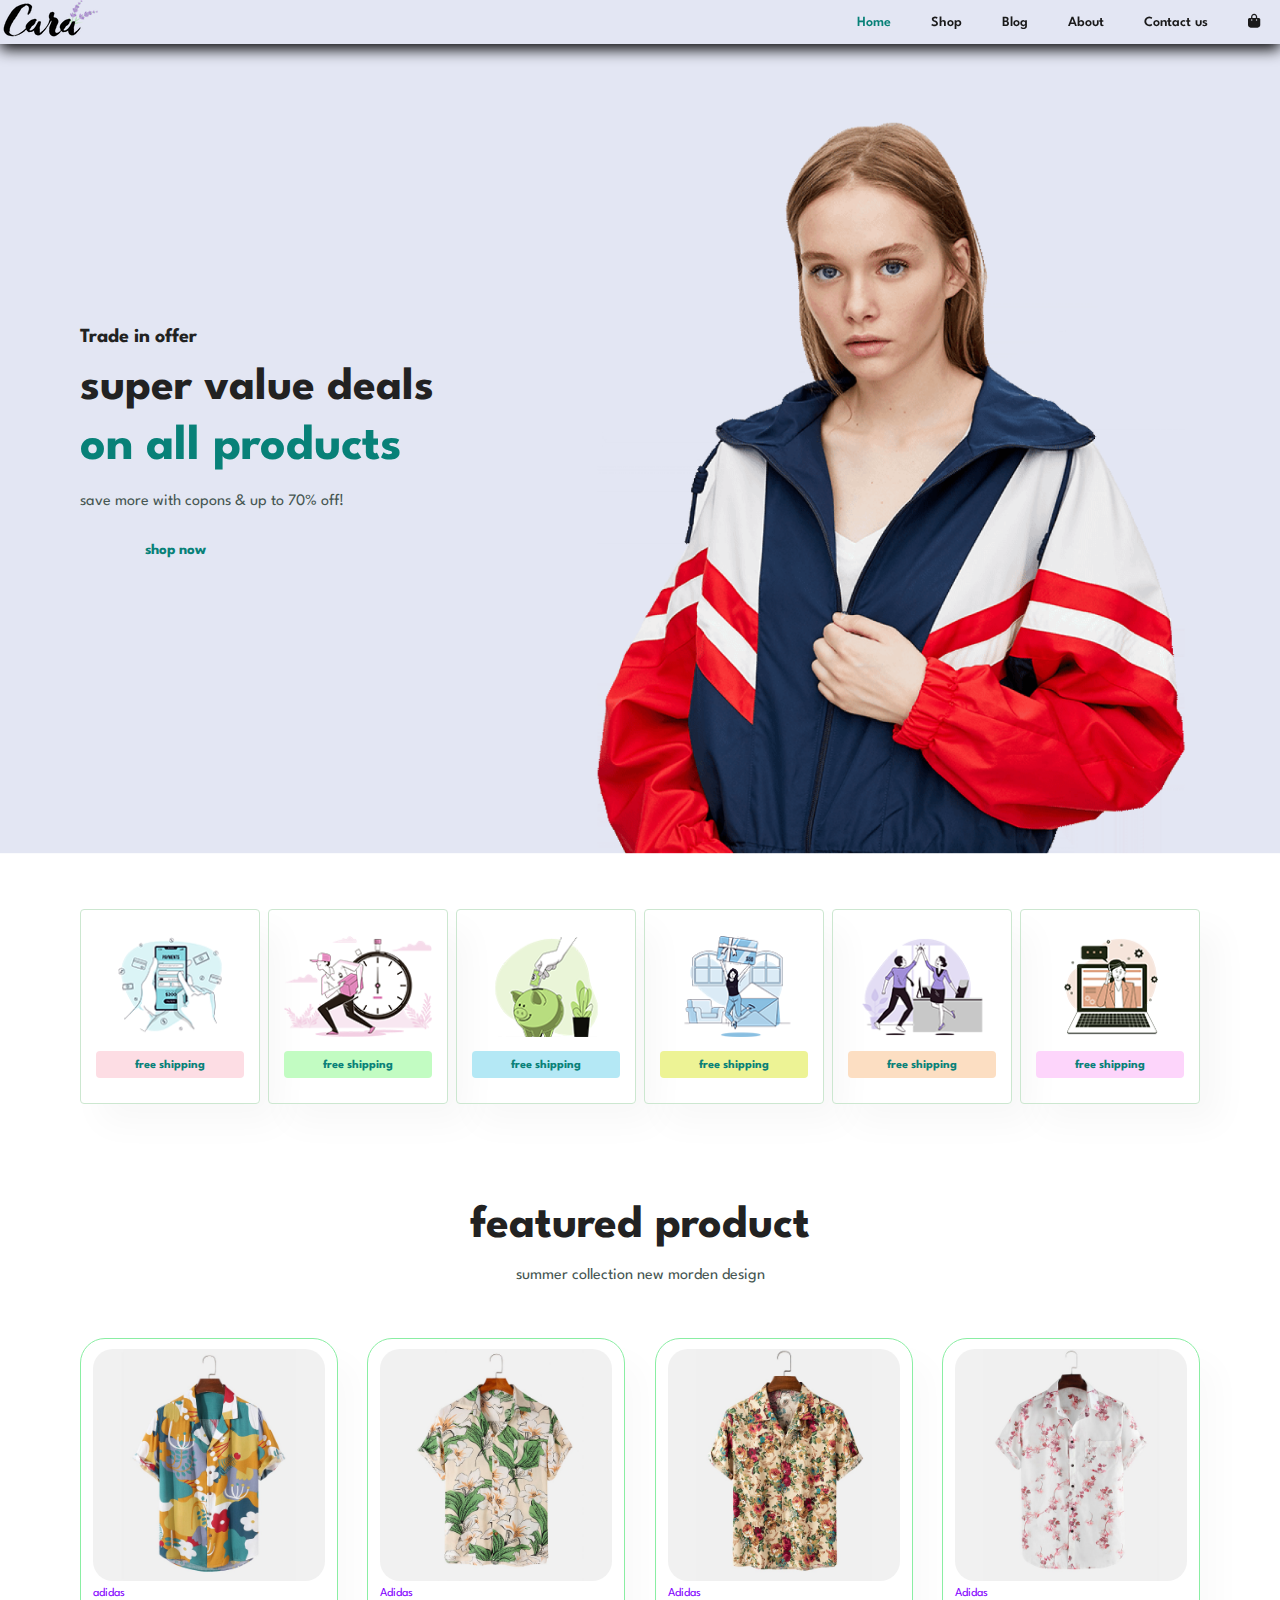
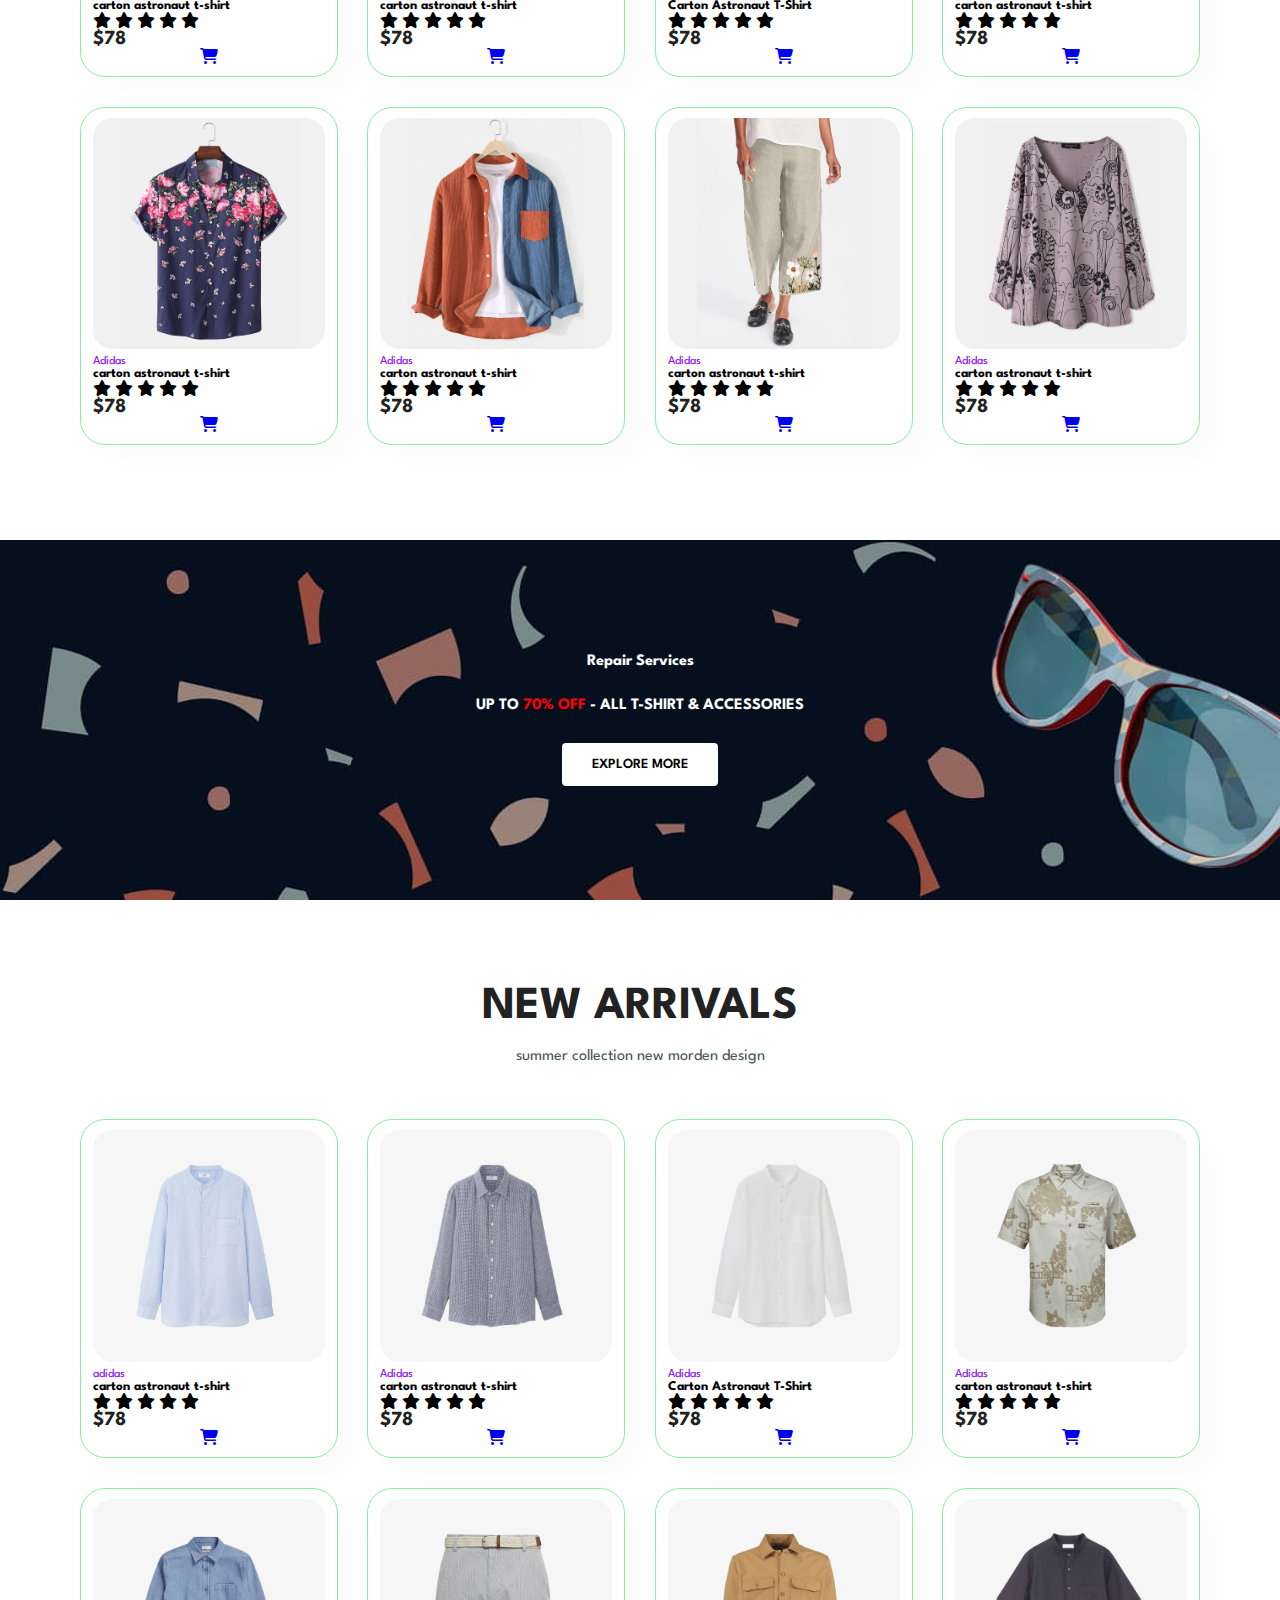
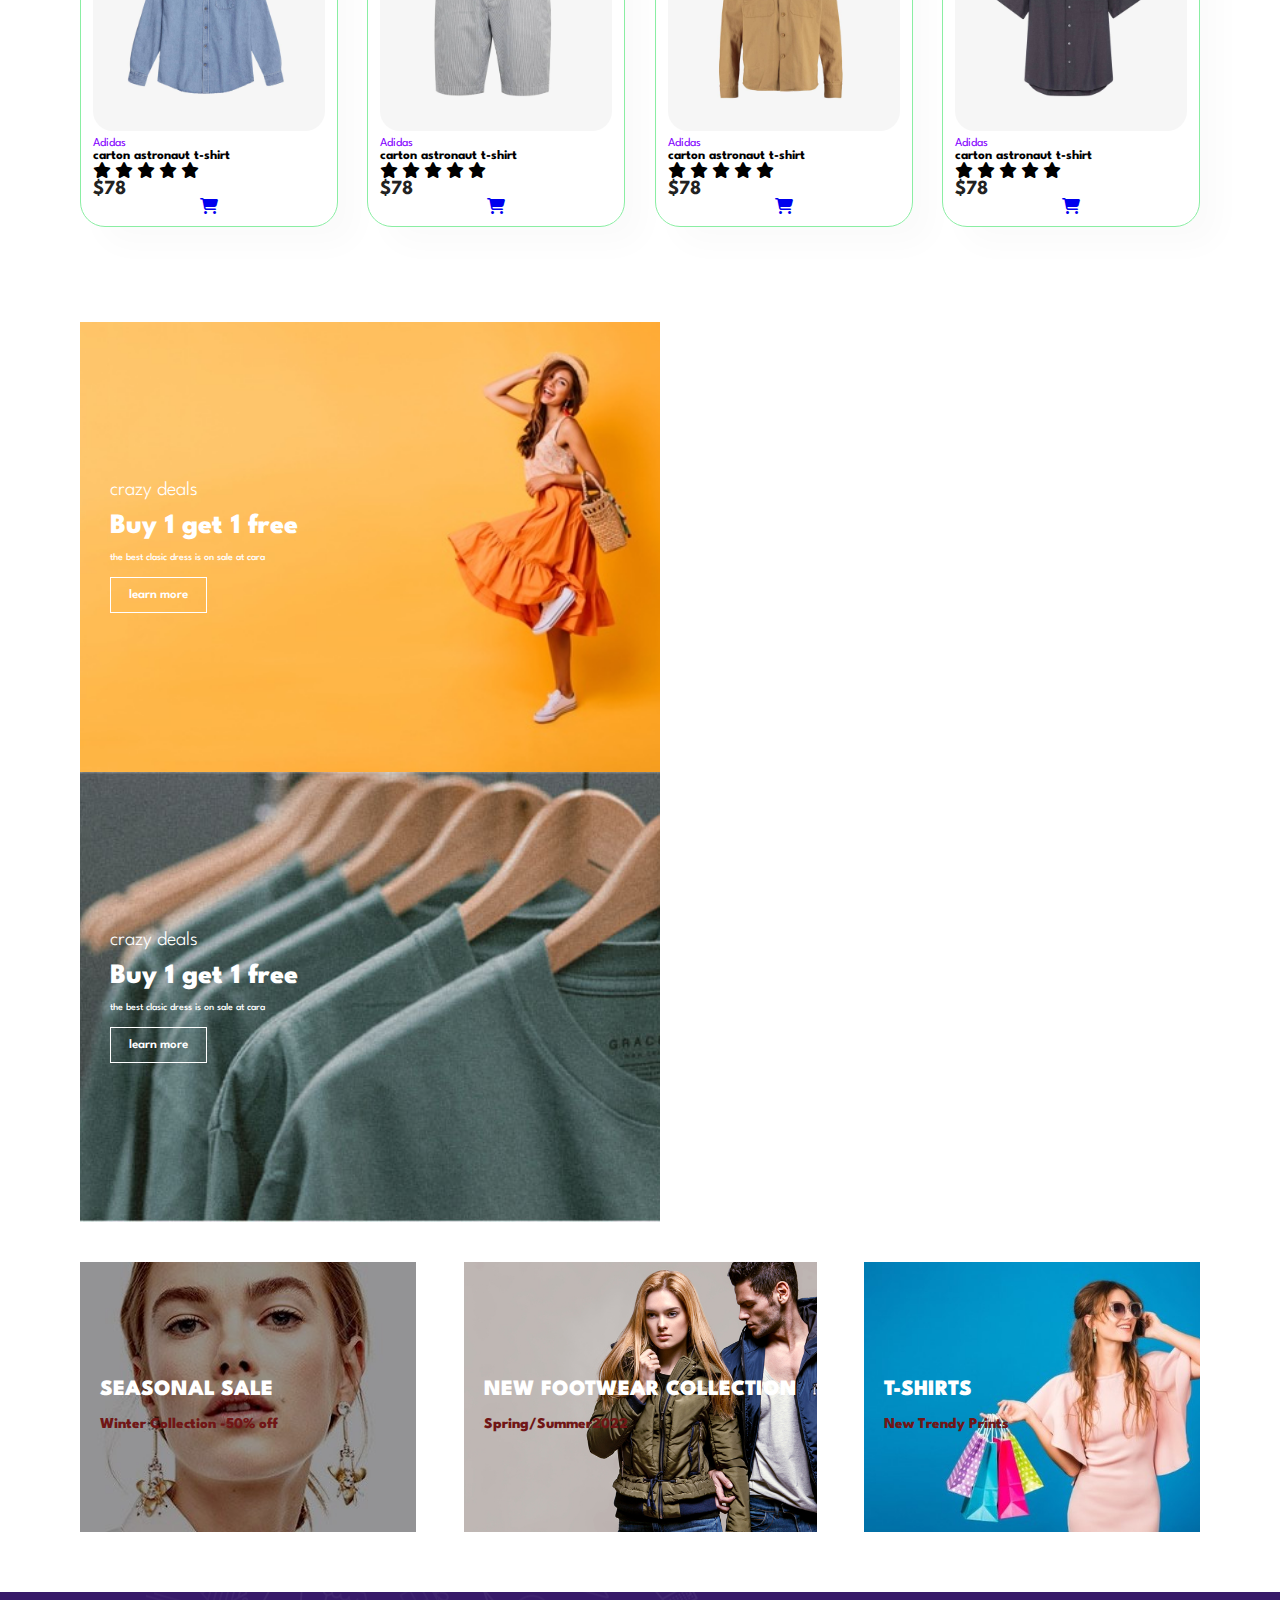
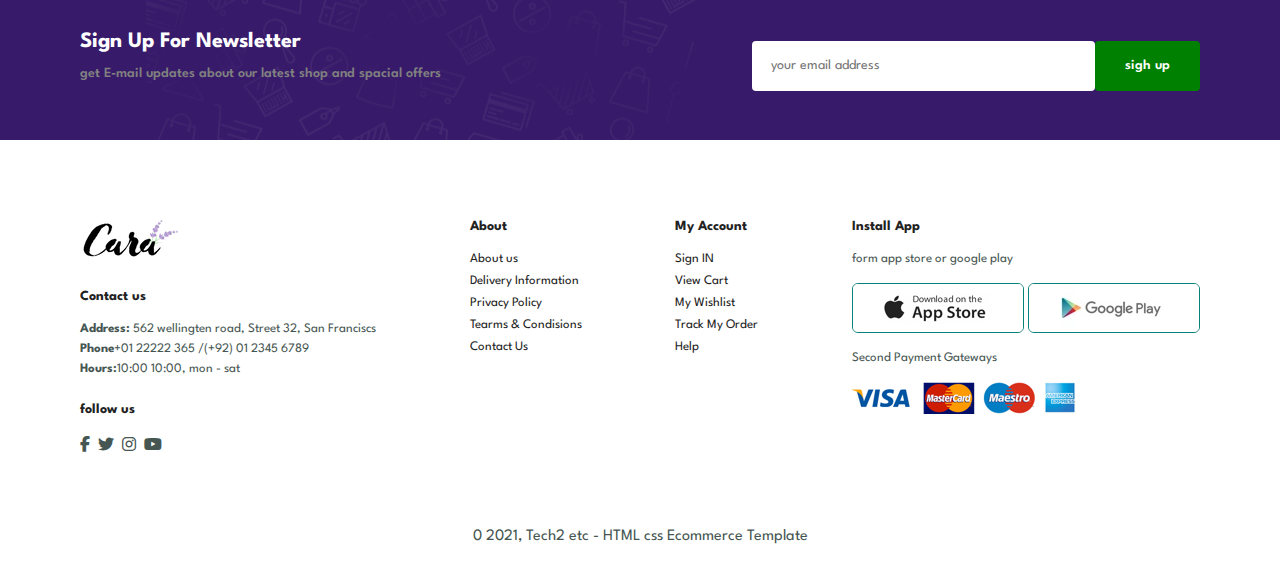
<file: index.html>
<!DOCTYPE html>
<html lang="en">

<head>
    <meta charset="UTF-8">
    <meta name="viewport" content="width=device-width, initial-scale=1.0">
    <title>E commerce</title>
    <link rel="stylesheet" href="style.css">
    <link rel="stylesheet" href="https://cdnjs.cloudflare.com/ajax/libs/font-awesome/6.5.2/css/all.min.css">
    <link rel="stylesheet"
        href="https://fonts.googleapis.com/css2?family=Material+Symbols+Outlined:opsz,wght,FILL,GRAD@20..48,100..700,0..1,-50..200" />
</head>

<body>


    <section id="header">
        <a href="#"><img src="img/logo.png" class="logo" alt=""></a>

        <div>
            <ul id="navbar">
                <li><a class="active" href="index.html">Home</a></li>
                <li><a href="shop.html">Shop</a></li>
                <li><a href="blog.html">Blog</a></li>
                <li><a href="about.html">About</a></li>
                <li><a href="contact.html">Contact us</a></li>
                <li id="lg-bag"><a href="cart.html"><i class="fas fa-shopping-bag"></i></a></li>
                <a href="#" id="close"><i class="fas fa-times"></i></a>
            </ul>
        </div>
        <div id="mobile">
            <a href="cart.html"><i class="fas fa-shopping-bag"></i></a>
            <i id="bar" class="fas fa-outdent"></i>
        </div>
    </section>


    <section id="hero">
        <h4>Trade in offer</h4>
        <h2>super value deals</h2>
        <h1>on all products</h1>
        <p>save more with copons & up to 70% off!</p>
        <button>shop now</button>
    </section>

    <section id="feature" class="section-p1">
        <div class="fe-box">
            <img src="img/feacher/f1.png " alt="">
            <h6>free shipping</h6>
        </div>
        <div class="fe-box">
            <img src="img/feacher/f2.png " alt="">
            <h6>free shipping</h6>
        </div>
        <div class="fe-box">
            <img src="img/feacher/f3.png " alt="">
            <h6>free shipping</h6>
        </div>
        <div class="fe-box">
            <img src="img/feacher/f4.png " alt="">
            <h6>free shipping</h6>
        </div>
        <div class="fe-box">
            <img src="img/feacher/f5.png " alt="">
            <h6>free shipping</h6>
        </div>
        <div class="fe-box">
            <img src="img/feacher/f6.png " alt="">
            <h6>free shipping</h6>
        </div>

    </section>


    <section id="product1" class="section-p1">
        <h2>featured product</h2>
        <p>summer collection new morden design</p>
        <div class="pro-container">
            <div class="pro">
                <img src="img/products/f1.jpg" alt="">
                <div class="des">
                    <span>adidas</span>
                    <h5>carton astronaut t-shirt</h5>
                    <div class="star">
                        <i class="fas fa-star"></i>
                        <i class="fas fa-star"></i>
                        <i class="fas fa-star"></i>
                        <i class="fas fa-star"></i>
                        <i class="fas fa-star"></i>
                    </div>
                    <h4>$78</h4>
                </div>
                <a href="#"><i class="fas fa-shopping-cart cart"></i></a>
            </div>
            <div class="pro">
                <img src="img/products/f2.jpg" alt="">
                <div class="des">
                    <span>Adidas</span>
                    <h5>carton astronaut t-shirt</h5>
                    <div class="star">
                        <i class="fas fa-star"></i>
                        <i class="fas fa-star"></i>
                        <i class="fas fa-star"></i>
                        <i class="fas fa-star"></i>
                        <i class="fas fa-star"></i>
                    </div>
                    <h4>$78</h4>
                </div>
                <a href="#"><i class="fas fa-shopping-cart cart"></i></a>
            </div>
            <div class="pro">
                <img src="img/products/f3.jpg" alt="">
                <div class="des">
                    <span>Adidas</span>
                    <h5>Carton Astronaut T-Shirt</h5>
                    <div class="star">
                        <i class="fas fa-star"></i>
                        <i class="fas fa-star"></i>
                        <i class="fas fa-star"></i>
                        <i class="fas fa-star"></i>
                        <i class="fas fa-star"></i>
                    </div>
                    <h4>$78</h4>
                </div>
                <a href="#"><i class="fas fa-shopping-cart cart"></i></a>
            </div>
            <div class="pro">
                <img src="img/products/f4.jpg" alt="">
                <div class="des">
                    <span>Adidas</span>
                    <h5>carton astronaut t-shirt</h5>
                    <div class="star">
                        <i class="fas fa-star"></i>
                        <i class="fas fa-star"></i>
                        <i class="fas fa-star"></i>
                        <i class="fas fa-star"></i>
                        <i class="fas fa-star"></i>
                    </div>
                    <h4>$78</h4>
                </div>
                <a href="#"><i class="fas fa-shopping-cart cart"></i></a>
            </div>
            <div class="pro">
                <img src="img/products/f5.jpg" alt="">
                <div class="des">
                    <span>Adidas</span>
                    <h5>carton astronaut t-shirt</h5>
                    <div class="star">
                        <i class="fas fa-star"></i>
                        <i class="fas fa-star"></i>
                        <i class="fas fa-star"></i>
                        <i class="fas fa-star"></i>
                        <i class="fas fa-star"></i>
                    </div>
                    <h4>$78</h4>
                </div>
                <a href="#"><i class="fas fa-shopping-cart cart"></i></a>
            </div>
            <div class="pro">
                <img src="img/products/f6.jpg" alt="">
                <div class="des">
                    <span>Adidas</span>
                    <h5>carton astronaut t-shirt</h5>
                    <div class="star">
                        <i class="fas fa-star"></i>
                        <i class="fas fa-star"></i>
                        <i class="fas fa-star"></i>
                        <i class="fas fa-star"></i>
                        <i class="fas fa-star"></i>
                    </div>
                    <h4>$78</h4>
                </div>
                <a href="#"><i class="fas fa-shopping-cart cart"></i></a>
            </div>
            <div class="pro">
                <img src="img/products/f7.jpg" alt="">
                <div class="des">
                    <span>Adidas</span>
                    <h5>carton astronaut t-shirt</h5>
                    <div class="star">
                        <i class="fas fa-star"></i>
                        <i class="fas fa-star"></i>
                        <i class="fas fa-star"></i>
                        <i class="fas fa-star"></i>
                        <i class="fas fa-star"></i>
                    </div>
                    <h4>$78</h4>
                </div>
                <a href="#"><i class="fas fa-shopping-cart cart"></i></a>
            </div>
            <div class="pro">
                <img src="img/products/f8.jpg" alt="">
                <div class="des">
                    <span>Adidas</span>
                    <h5>carton astronaut t-shirt</h5>
                    <div class="star">
                        <i class="fas fa-star"></i>
                        <i class="fas fa-star"></i>
                        <i class="fas fa-star"></i>
                        <i class="fas fa-star"></i>
                        <i class="fas fa-star"></i>
                    </div>
                    <h4>$78</h4>
                </div>
                <a href="#"><i class="fas fa-shopping-cart cart"></i></a>
            </div>

        </div>
    </section>

    <section id="banner" class="section-m1">
        <h4>Repair Services</h4>
        <h2>UP TO <span>70% OFF</span> - ALL T-SHIRT & ACCESSORIES</h2>
        <button class="normal">EXPLORE MORE</button>
    </section>

    <section id="product1" class="section-p1">
        <h2>NEW ARRIVALS</h2>
        <p>summer collection new morden design</p>
        <div class="pro-container">
            <div class="pro">
                <img src="img/products/n1.jpg" alt="">
                <div class="des">
                    <span>adidas</span>
                    <h5>carton astronaut t-shirt</h5>
                    <div class="star">
                        <i class="fas fa-star"></i>
                        <i class="fas fa-star"></i>
                        <i class="fas fa-star"></i>
                        <i class="fas fa-star"></i>
                        <i class="fas fa-star"></i>
                    </div>
                    <h4>$78</h4>
                </div>
                <a href="#"><i class="fas fa-shopping-cart cart"></i></a>
            </div>
            <div class="pro">
                <img src="img/products/n2.jpg" alt="">
                <div class="des">
                    <span>Adidas</span>
                    <h5>carton astronaut t-shirt</h5>
                    <div class="star">
                        <i class="fas fa-star"></i>
                        <i class="fas fa-star"></i>
                        <i class="fas fa-star"></i>
                        <i class="fas fa-star"></i>
                        <i class="fas fa-star"></i>
                    </div>
                    <h4>$78</h4>
                </div>
                <a href="#"><i class="fas fa-shopping-cart cart"></i></a>
            </div>
            <div class="pro">
                <img src="img/products/n3.jpg" alt="">
                <div class="des">
                    <span>Adidas</span>
                    <h5>Carton Astronaut T-Shirt</h5>
                    <div class="star">
                        <i class="fas fa-star"></i>
                        <i class="fas fa-star"></i>
                        <i class="fas fa-star"></i>
                        <i class="fas fa-star"></i>
                        <i class="fas fa-star"></i>
                    </div>
                    <h4>$78</h4>
                </div>
                <a href="#"><i class="fas fa-shopping-cart cart"></i></a>
            </div>
            <div class="pro">
                <img src="img/products/n4.jpg" alt="">
                <div class="des">
                    <span>Adidas</span>
                    <h5>carton astronaut t-shirt</h5>
                    <div class="star">
                        <i class="fas fa-star"></i>
                        <i class="fas fa-star"></i>
                        <i class="fas fa-star"></i>
                        <i class="fas fa-star"></i>
                        <i class="fas fa-star"></i>
                    </div>
                    <h4>$78</h4>
                </div>
                <a href="#"><i class="fas fa-shopping-cart cart"></i></a>
            </div>
            <div class="pro">
                <img src="img/products/n5.jpg" alt="">
                <div class="des">
                    <span>Adidas</span>
                    <h5>carton astronaut t-shirt</h5>
                    <div class="star">
                        <i class="fas fa-star"></i>
                        <i class="fas fa-star"></i>
                        <i class="fas fa-star"></i>
                        <i class="fas fa-star"></i>
                        <i class="fas fa-star"></i>
                    </div>
                    <h4>$78</h4>
                </div>
                <a href="#"><i class="fas fa-shopping-cart cart"></i></a>
            </div>
            <div class="pro">
                <img src="img/products/n6.jpg" alt="">
                <div class="des">
                    <span>Adidas</span>
                    <h5>carton astronaut t-shirt</h5>
                    <div class="star">
                        <i class="fas fa-star"></i>
                        <i class="fas fa-star"></i>
                        <i class="fas fa-star"></i>
                        <i class="fas fa-star"></i>
                        <i class="fas fa-star"></i>
                    </div>
                    <h4>$78</h4>
                </div>
                <a href="#"><i class="fas fa-shopping-cart cart"></i></a>
            </div>
            <div class="pro">
                <img src="img/products/n7.jpg" alt="">
                <div class="des">
                    <span>Adidas</span>
                    <h5>carton astronaut t-shirt</h5>
                    <div class="star">
                        <i class="fas fa-star"></i>
                        <i class="fas fa-star"></i>
                        <i class="fas fa-star"></i>
                        <i class="fas fa-star"></i>
                        <i class="fas fa-star"></i>
                    </div>
                    <h4>$78</h4>
                </div>
                <a href="#"><i class="fas fa-shopping-cart cart"></i></a>
            </div>
            <div class="pro">
                <img src="img/products/n8.jpg" alt="">
                <div class="des">
                    <span>Adidas</span>
                    <h5>carton astronaut t-shirt</h5>
                    <div class="star">
                        <i class="fas fa-star"></i>
                        <i class="fas fa-star"></i>
                        <i class="fas fa-star"></i>
                        <i class="fas fa-star"></i>
                        <i class="fas fa-star"></i>
                    </div>
                    <h4>$78</h4>
                </div>
                <a href="#"><i class="fas fa-shopping-cart cart"></i></a>
            </div>

        </div>
    </section>

    <section id="sm-banner" class="section-p1">
        <div class="banner-box">
            <h4>crazy deals</h4>
            <h2>Buy 1 get 1 free</h2>
            <span>the best clasic dress is on sale at cara</span>
            <button class="white">learn more</button>
        </div>
        <div class="banner-box banner-box2">
            <h4>crazy deals</h4>
            <h2>Buy 1 get 1 free</h2>
            <span>the best clasic dress is on sale at cara</span>
            <button class="white">learn more</button>
        </div>
    </section>

    <section id="banner3">
        <div class="banner-box">
            <h2>SEASONAL SALE</h2>
            <h3>Winter Collection -50% off</h3>
        </div>
        <div class="banner-box banner-box2">
            <h2>NEW FOOTWEAR COLLECTION</h2>
            <h3>Spring/Summer2022</h3>
        </div>
        <div class="banner-box banner-box3">
            <h2>T-SHIRTS</h2>
            <h3>New Trendy Prints</h3>
        </div>
    </section>

    <section id="newsletter" class="section-p1 section-m1">

        <div class="newstext">
            <h4>Sign Up For Newsletter</h4>
            <p>get E-mail updates about our latest shop and spacial offers</p>
        </div>
        <div class="form">
            <input type="text" placeholder="your email address">
            <button class="normal">sigh up</button>
        </div>
    </section>


    <footer class="section-p1">
        <div class="col">
            <img class="logo" src="img/logo.png" alt="">
            <h4>Contact us</h4>
            <p><strong>Address:</strong> 562 wellingten road, Street 32, San Franciscs</p>
            <p><strong>Phone</strong>+01 22222 365 /(+92) 01 2345 6789</p>
            <p><strong>Hours:</strong>10:00 10:00, mon - sat</p>
            <div class="follow">
                <h4>follow us</h4>
                <div class="icon">
                    <i class="fab fa-facebook-f"></i>
                    <i class="fab fa-twitter"></i>
                    <i class="fab fa-instagram"></i>
                    <i class="fab fa-youtube"></i>

                </div>
            </div>
        </div>

        <div class="col">
            <h4>About</h4>
            <a href="#">About us</a>
            <a href="#">Delivery Information</a>
            <a href="#">Privacy Policy</a>
            <a href="#">Tearms & Condisions</a>
            <a href="#">Contact Us</a>
        </div>

        <div class="col">
            <h4>My Account</h4>
            <a href="#">Sign IN</a>
            <a href="#">View Cart</a>
            <a href="#">My Wishlist</a>
            <a href="#">Track My Order</a>
            <a href="#">Help</a>
        </div>

        <div class="col install">
            <h4>Install App</h4>
            <p>form app store or google play</p>
            <div class="row">
                <img src="img/pay/app.jpg" alt="">
                <img src="img/pay/play.jpg" alt="">
            </div>
            <p>Second Payment Gateways</p>
            <img src="img/pay/pay.png" alt="">
        </div>

        <!-- <div class="copyright">
        <p>0 2021, Tech2 etc - HTML css Ecommerce Template</p>
    </div> -->
    </footer>
    <div class="copyright">
        <p>0 2021, Tech2 etc - HTML css Ecommerce Template</p>
    </div>


</body>
<script src="script.js"></script>

</html>
</file>
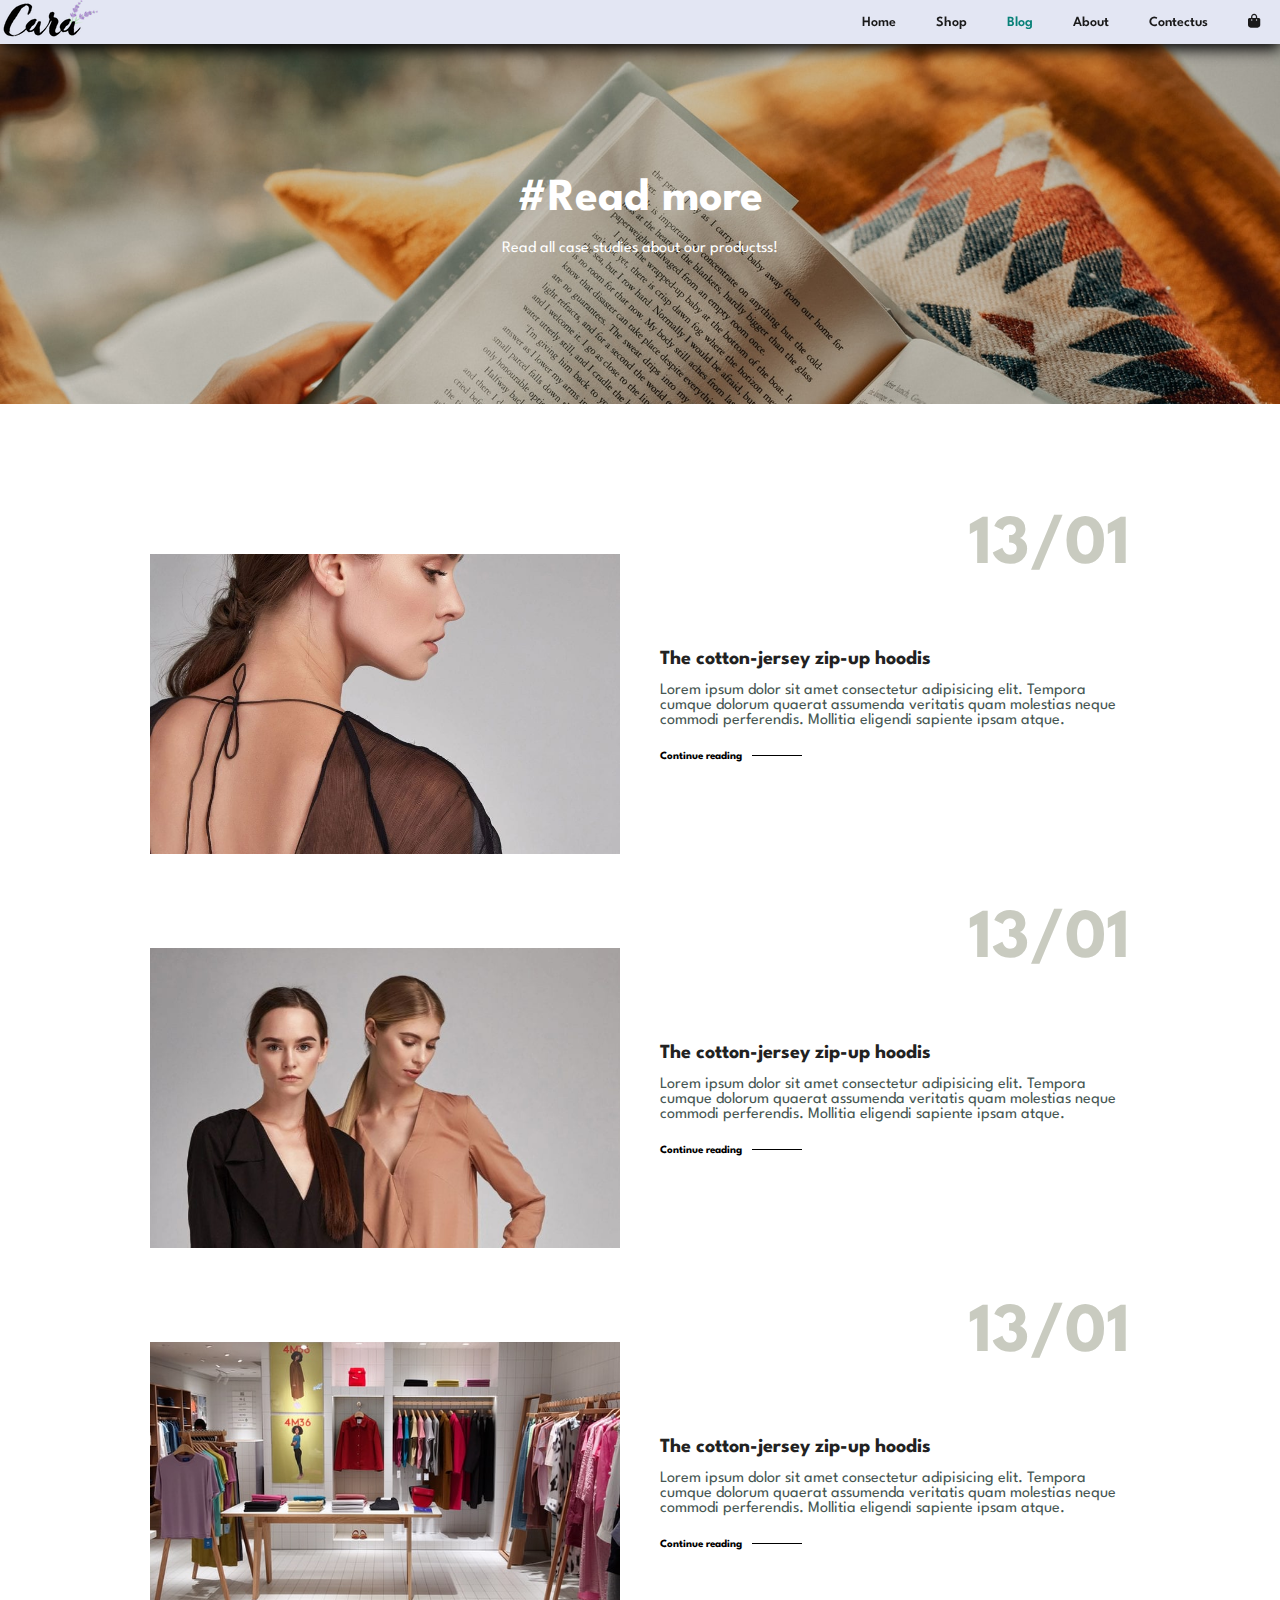
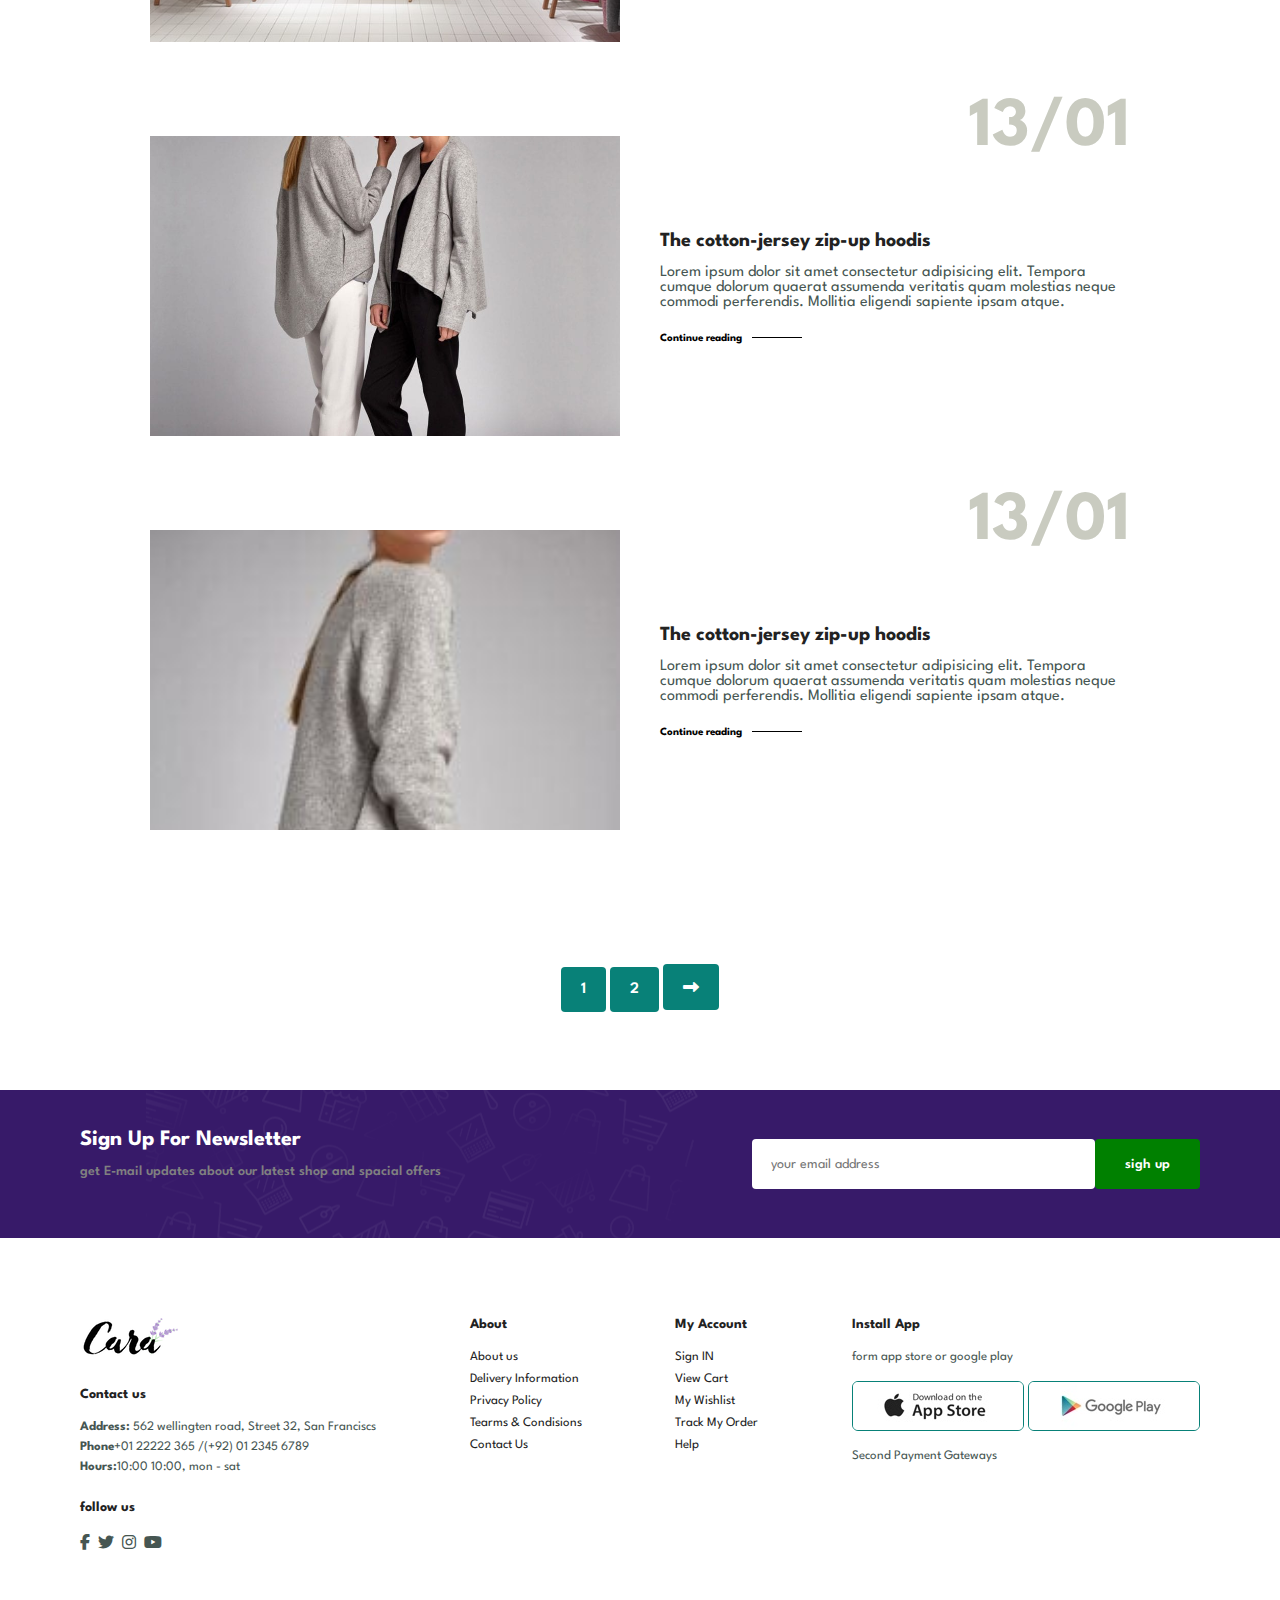
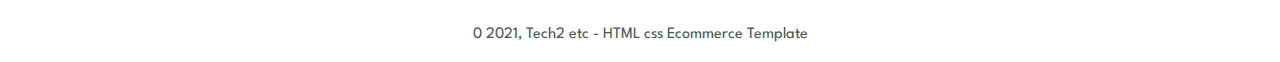
<file: blog.html>
<!DOCTYPE html>
<html lang="en">

<head>
    <meta charset="UTF-8">
    <meta name="viewport" content="width=device-width, initial-scale=1.0">
    <title>Document</title>
    <link rel="stylesheet" href="style.css">
    <link rel="stylesheet" href="https://cdnjs.cloudflare.com/ajax/libs/font-awesome/6.5.2/css/all.min.css">
    <link rel="stylesheet"
        href="https://fonts.googleapis.com/css2?family=Material+Symbols+Outlined:opsz,wght,FILL,GRAD@20..48,100..700,0..1,-50..200" />
</head>

<body>


    <section id="header">
        <a href="#"><img src="img/logo.png" class="logo" alt=""></a>

        <div>
            <ul id="navbar">
                <li><a href="index.html">Home</a></li>
                <li><a href="shop.html">Shop</a></li>
                <li><a class="active" href="blog.html">Blog</a></li>
                <li><a href="about.html">About</a></li>
                <li><a href="contect.html">Contectus</a></li>
                <li id="lg-bag"><a href="cart.html"><i class="fas fa-shopping-bag"></i></a></li>
                <a href="#" id="close"><i class="fas fa-times"></i></a>
            </ul>
        </div>
        <div id="mobile">
            <a href="cart.html"><i class="fas fa-shopping-bag"></i></a>
            <i id="bar" class="fas fa-outdent"></i>
        </div>
    </section>

    <section id="page-header" class="blog-header">
        <h2>#Read more</h2>
        <p>Read all case studies about our productss!</p>
    </section>

    <section id="blog">
        <div class="blog-box">
            <div class="blog-img">
                <img src="img/blog/b1.jpg" alt="">
            </div>
            <div class="blog-details">
                <h4>The cotton-jersey zip-up hoodis</h4>
                <p>Lorem ipsum dolor sit amet consectetur adipisicing elit. Tempora cumque dolorum quaerat assumenda
                    veritatis quam molestias neque commodi perferendis. Mollitia eligendi sapiente ipsam atque.</p>
                <a href="#">Continue reading</a>
            </div>
            <h1>13/01</h1>
        </div>
        <div class="blog-box">
            <div class="blog-img">
                <img src="img/blog/b2.jpg" alt="">
            </div>
            <div class="blog-details">
                <h4>The cotton-jersey zip-up hoodis</h4>
                <p>Lorem ipsum dolor sit amet consectetur adipisicing elit. Tempora cumque dolorum quaerat assumenda
                    veritatis quam molestias neque commodi perferendis. Mollitia eligendi sapiente ipsam atque.</p>
                <a href="#">Continue reading</a>
            </div>
            <h1>13/01</h1>
        </div>
        <div class="blog-box">
            <div class="blog-img">
                <img src="img/blog/b3.jpg" alt="">
            </div>
            <div class="blog-details">
                <h4>The cotton-jersey zip-up hoodis</h4>
                <p>Lorem ipsum dolor sit amet consectetur adipisicing elit. Tempora cumque dolorum quaerat assumenda
                    veritatis quam molestias neque commodi perferendis. Mollitia eligendi sapiente ipsam atque.</p>
                <a href="#">Continue reading</a>
            </div>
            <h1>13/01</h1>
        </div>
        <div class="blog-box">
            <div class="blog-img">
                <img src="img/blog/b4.jpg" alt="">
            </div>
            <div class="blog-details">
                <h4>The cotton-jersey zip-up hoodis</h4>
                <p>Lorem ipsum dolor sit amet consectetur adipisicing elit. Tempora cumque dolorum quaerat assumenda
                    veritatis quam molestias neque commodi perferendis. Mollitia eligendi sapiente ipsam atque.</p>
                <a href="#">Continue reading</a>
            </div>
            <h1>13/01</h1>
        </div>
        <div class="blog-box">
            <div class="blog-img">
                <img src="img/blog/b5.jpg" alt="">
            </div>
            <div class="blog-details">
                <h4>The cotton-jersey zip-up hoodis</h4>
                <p>Lorem ipsum dolor sit amet consectetur adipisicing elit. Tempora cumque dolorum quaerat assumenda
                    veritatis quam molestias neque commodi perferendis. Mollitia eligendi sapiente ipsam atque.</p>
                <a href="#">Continue reading</a>
            </div>
            <h1>13/01</h1>
        </div>
    </section>

    <section id="pagination" class="section-p1">
        <a href="#">1</a>
        <a href="#">2</a>
        <a href="#" class="fas fa-long-arrow-alt-right"></a>

    </section>

    <section id="newsletter" class="section-p1 section-m1">

        <div class="newstext">
            <h4>Sign Up For Newsletter</h4>
            <p>get E-mail updates about our latest shop and spacial offers</p>
        </div>
        <div class="form">
            <input type="text" placeholder="your email address">
            <button class="normal">sigh up</button>
        </div>
    </section>


    <footer class="section-p1">
        <div class="col">
            <img class="logo" src="img/logo.png" alt="">
            <h4>Contact us</h4>
            <p><strong>Address:</strong> 562 wellingten road, Street 32, San Franciscs</p>
            <p><strong>Phone</strong>+01 22222 365 /(+92) 01 2345 6789</p>
            <p><strong>Hours:</strong>10:00 10:00, mon - sat</p>
            <div class="follow">
                <h4>follow us</h4>
                <div class="icon">
                    <i class="fab fa-facebook-f"></i>
                    <i class="fab fa-twitter"></i>
                    <i class="fab fa-instagram"></i>
                    <i class="fab fa-youtube"></i>

                </div>
            </div>
        </div>

        <div class="col">
            <h4>About</h4>
            <a href="#">About us</a>
            <a href="#">Delivery Information</a>
            <a href="#">Privacy Policy</a>
            <a href="#">Tearms & Condisions</a>
            <a href="#">Contact Us</a>
        </div>

        <div class="col">
            <h4>My Account</h4>
            <a href="#">Sign IN</a>
            <a href="#">View Cart</a>
            <a href="#">My Wishlist</a>
            <a href="#">Track My Order</a>
            <a href="#">Help</a>
        </div>

        <div class="col install">
            <h4>Install App</h4>
            <p>form app store or google play</p>
            <div class="row">
                <img src="img/pay/app.jpg" alt="">
                <img src="img/pay/play.jpg" alt="">
            </div>
            <p>Second Payment Gateways</p>

        </div>

        <!-- <div class="copyright">
        <p>0 2021, Tech2 etc - HTML css Ecommerce Template</p>
    </div> -->
    </footer>
    <div class="copyright">
        <p>0 2021, Tech2 etc - HTML css Ecommerce Template</p>
    </div>


</body>
<script src="script.js"></script>

</html>
</file>
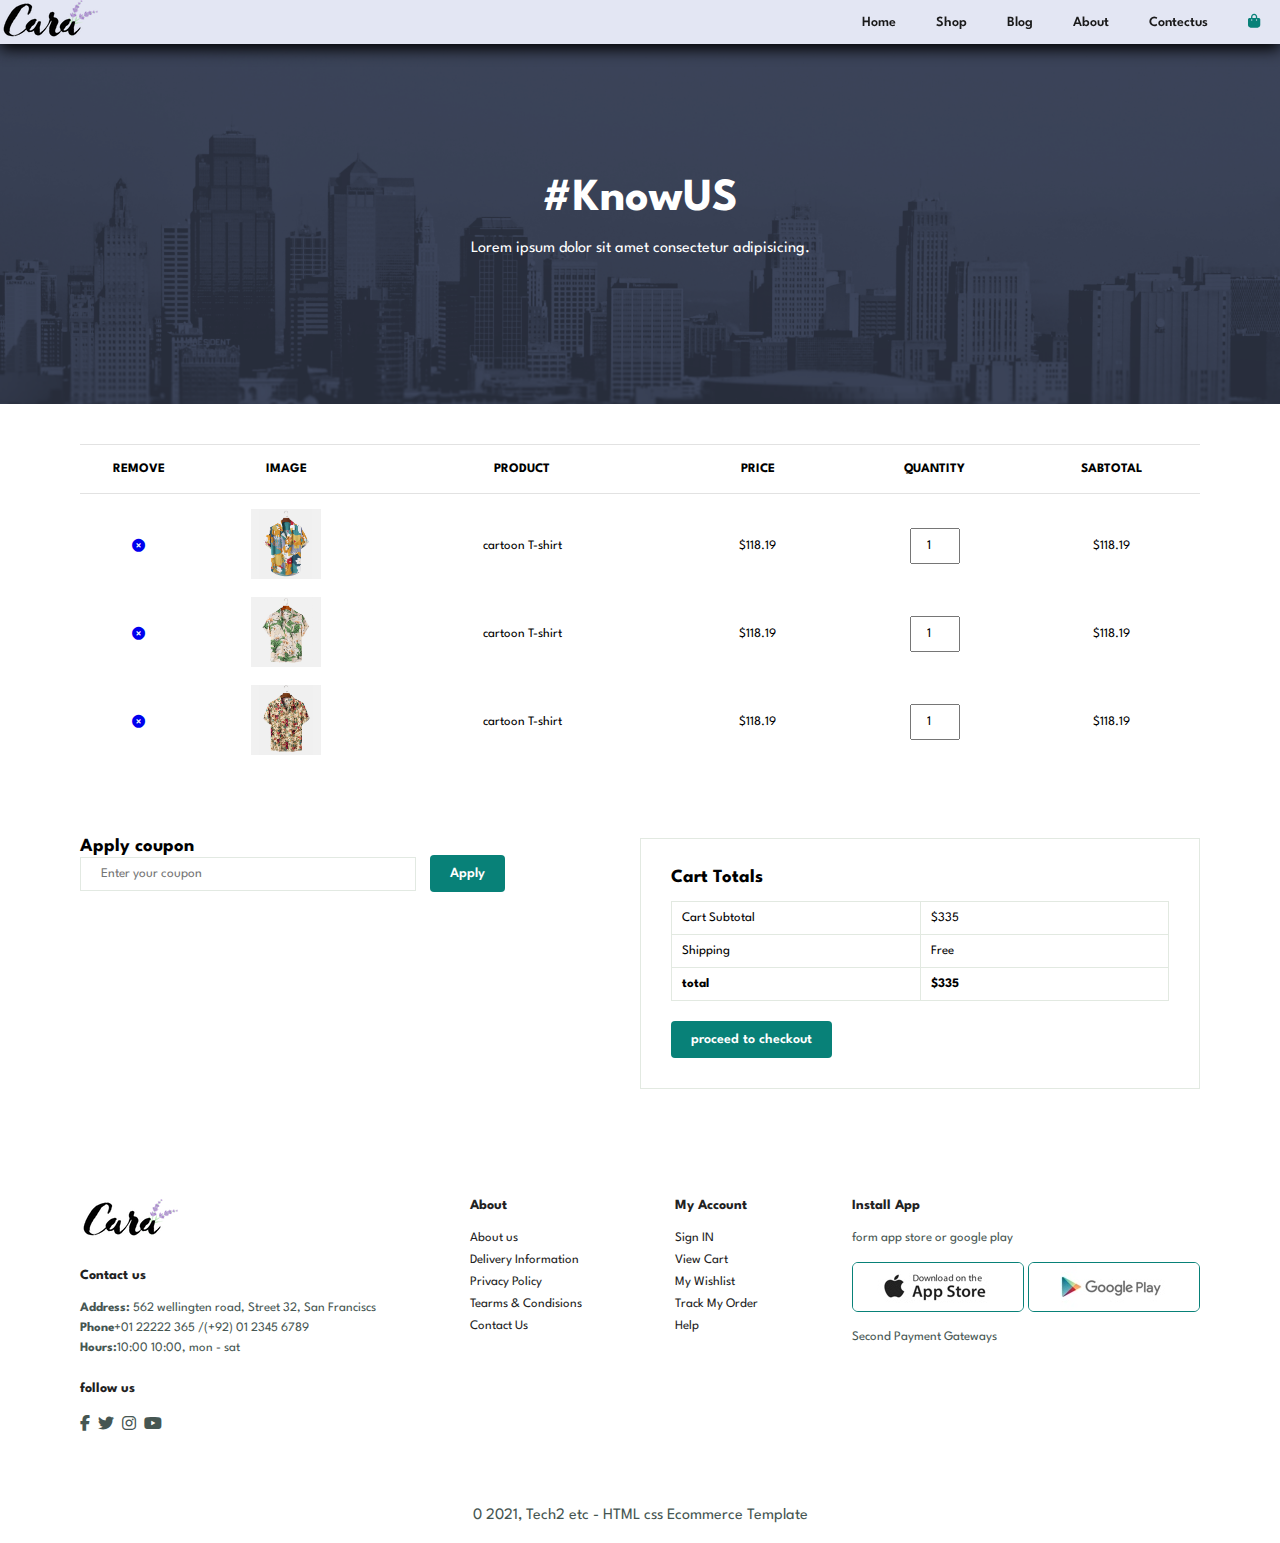
<file: cart.html>
<!DOCTYPE html>
<html lang="en">

<head>
    <meta charset="UTF-8">
    <meta name="viewport" content="width=device-width, initial-scale=1.0">
    <title>Cart</title>
    <link rel="stylesheet" href="style.css">
    <link rel="stylesheet" href="https://cdnjs.cloudflare.com/ajax/libs/font-awesome/6.5.2/css/all.min.css">
    <link rel="stylesheet"
        href="https://fonts.googleapis.com/css2?family=Material+Symbols+Outlined:opsz,wght,FILL,GRAD@20..48,100..700,0..1,-50..200" />
</head>

<body>


    <section id="header">
        <a href="#"><img src="img/logo.png" class="logo" alt=""></a>

        <div>
            <ul id="navbar">
                <li><a href="index.html">Home</a></li>
                <li><a href="shop.html">Shop</a></li>
                <li><a href="blog.html">Blog</a></li>
                <li><a href="about.html">About</a></li>
                <li><a href="contect.html">Contectus</a></li>
                <li id="lg-bag"><a class="active" href="cart.html"><i class="fas fa-shopping-bag"></i></a></li>
                <a href="#" id="close"><i class="fas fa-times"></i></a>
            </ul>
        </div>
        <div id="mobile">
            <a href="cart.html"><i class="fas fa-shopping-bag"></i></a>
            <i id="bar" class="fas fa-outdent"></i>
        </div>
    </section>

    <section id="page-header" class="about-header">
        <h2>#KnowUS</h2>
        <p>Lorem ipsum dolor sit amet consectetur adipisicing.</p>
    </section>
    
    <section id="cart" class="section-p1">
        <table width="100%">
            <thead>
                <tr>
                    <td>Remove</td>
                    <td>Image</td>
                    <td>Product</td>
                    <td>Price</td>
                    <td>Quantity</td>
                    <td>Sabtotal</td>
                </tr>
            </thead>
            <tbody>
                <tr>
                    <td><a href="#"><i class="fas fa-times-circle"></i></a></td>
                    <td><img src="img/products/f1.jpg" alt=""></td>
                    <td>cartoon T-shirt</td>
                    <td>$118.19</td>
                    <td><input type="number" value="1"></td>
                    <td>$118.19</td>
                </tr>
                <tr>
                    <td><a href="#"><i class="fas fa-times-circle"></i></a></td>
                    <td><img src="img/products/f2.jpg" alt=""></td>
                    <td>cartoon T-shirt</td>
                    <td>$118.19</td>
                    <td><input type="number" value="1"></td>
                    <td>$118.19</td>
                </tr>
                <tr>
                    <td><a href="#"><i class="fas fa-times-circle"></i></a></td>
                    <td><img src="img/products/f3.jpg" alt=""></td>
                    <td>cartoon T-shirt</td>
                    <td>$118.19</td>
                    <td><input type="number" value="1"></td>
                    <td>$118.19</td>
                </tr>
            </tbody>
        </table>
    </section>

    <section id="cart-add" class="section-p1">
        <div id="coupon">
            <h3>Apply coupon</h3>
            <input type="text" placeholder="Enter your coupon">
            <button class="normal">Apply</button>
        </div>

        <div id="subtotal">
            <h3>Cart Totals</h3>
            <table>
                <tr>
                    <td>Cart Subtotal</td>
                    <td>$335</td>
                </tr>
                <tr>
                    <td>Shipping</td>
                    <td>Free</td>
                </tr>

                <tr>
                    <td><strong>total</strong></td>
                    <td><strong>$335</strong></td>
                </tr>
            </table>
            <button class="normal">proceed to checkout</button>
        </div>
    </section>

    <footer class="section-p1">
        <div class="col">
            <img class="logo" src="img/logo.png" alt="">
            <h4>Contact us</h4>
            <p><strong>Address:</strong> 562 wellingten road, Street 32, San Franciscs</p>
            <p><strong>Phone</strong>+01 22222 365 /(+92) 01 2345 6789</p>
            <p><strong>Hours:</strong>10:00 10:00, mon - sat</p>
            <div class="follow">
                <h4>follow us</h4>
                <div class="icon">
                    <i class="fab fa-facebook-f"></i>
                    <i class="fab fa-twitter"></i>
                    <i class="fab fa-instagram"></i>
                    <i class="fab fa-youtube"></i>

                </div>
            </div>
        </div>

        <div class="col">
            <h4>About</h4>
            <a href="#">About us</a>
            <a href="#">Delivery Information</a>
            <a href="#">Privacy Policy</a>
            <a href="#">Tearms & Condisions</a>
            <a href="#">Contact Us</a>
        </div>

        <div class="col">
            <h4>My Account</h4>
            <a href="#">Sign IN</a>
            <a href="#">View Cart</a>
            <a href="#">My Wishlist</a>
            <a href="#">Track My Order</a>
            <a href="#">Help</a>
        </div>

        <div class="col install">
            <h4>Install App</h4>
            <p>form app store or google play</p>
            <div class="row">
                <img src="img/pay/app.jpg" alt="">
                <img src="img/pay/play.jpg" alt="">
            </div>
            <p>Second Payment Gateways</p>

        </div>

        <!-- <div class="copyright">
        <p>0 2021, Tech2 etc - HTML css Ecommerce Template</p>
    </div> -->
    </footer>
    <div class="copyright">
        <p>0 2021, Tech2 etc - HTML css Ecommerce Template</p>
    </div>


</body>
<script src="script.js"></script>

</html>
</file>
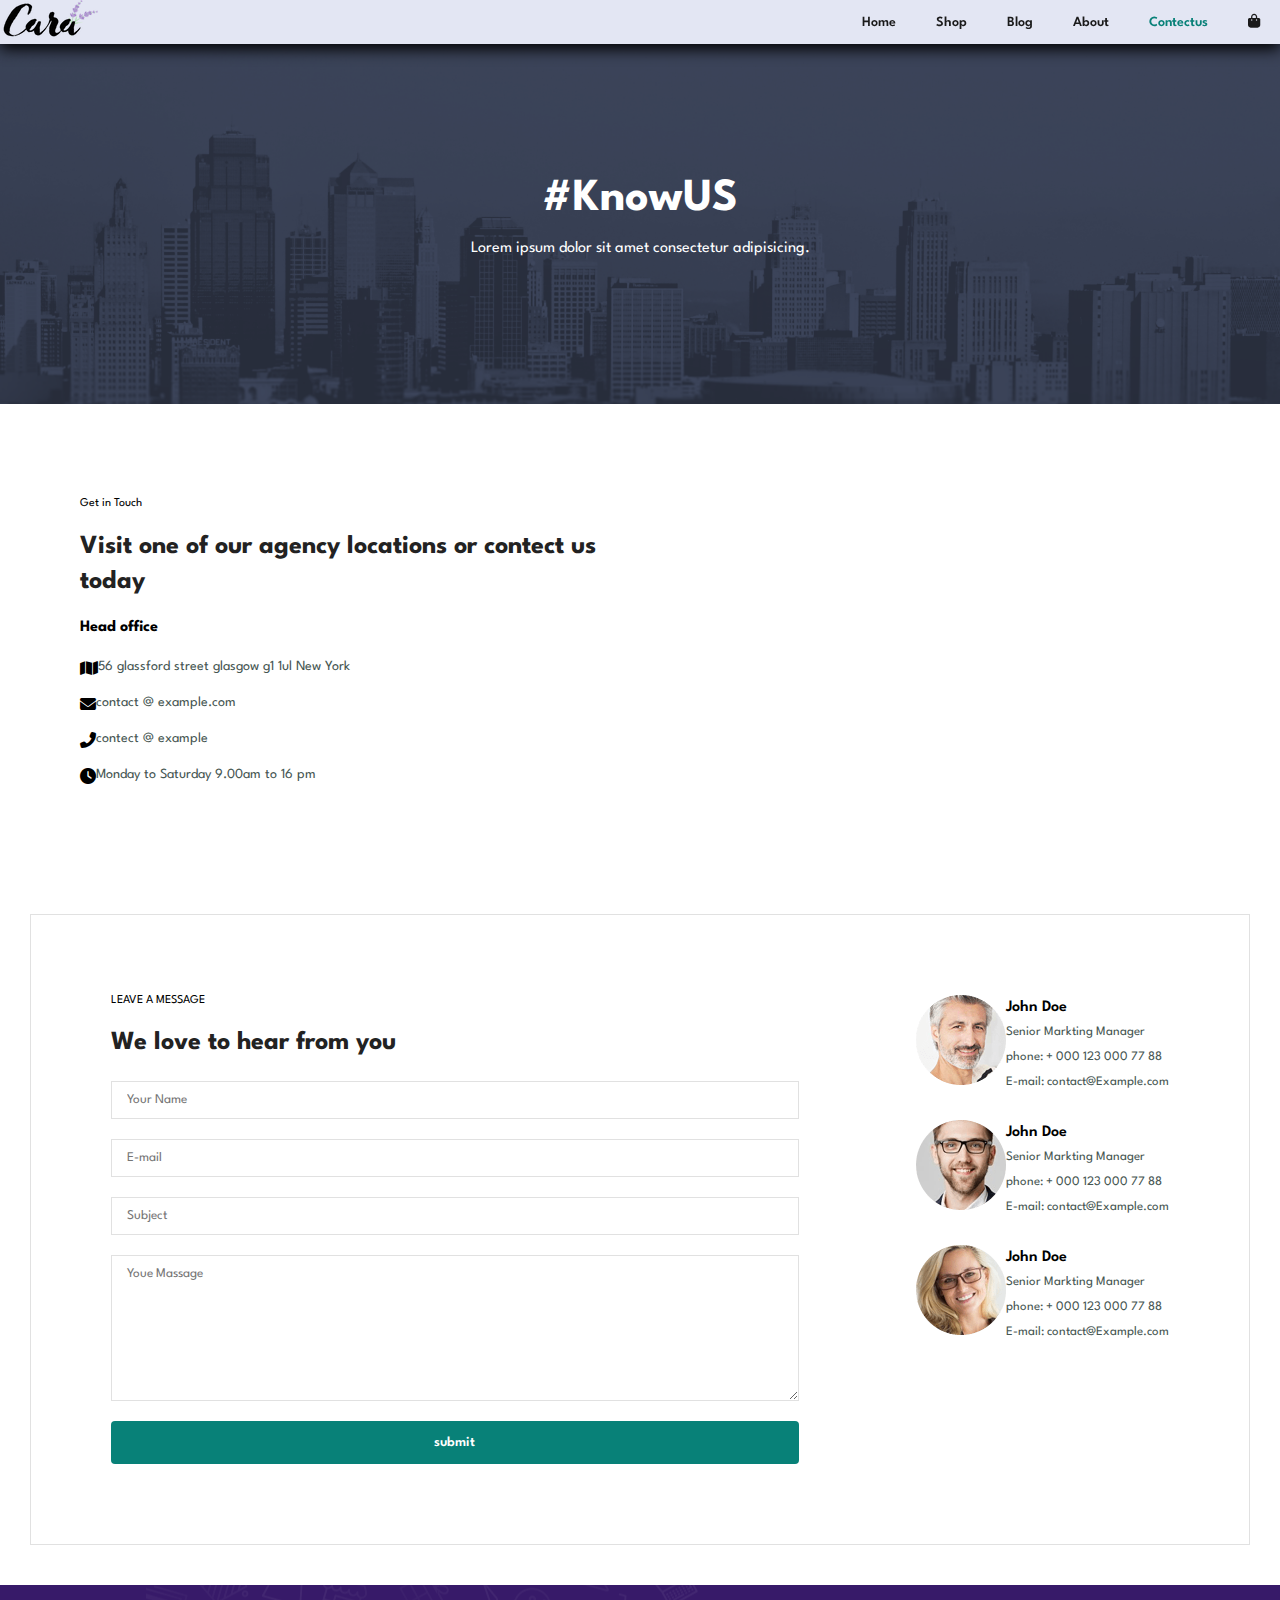
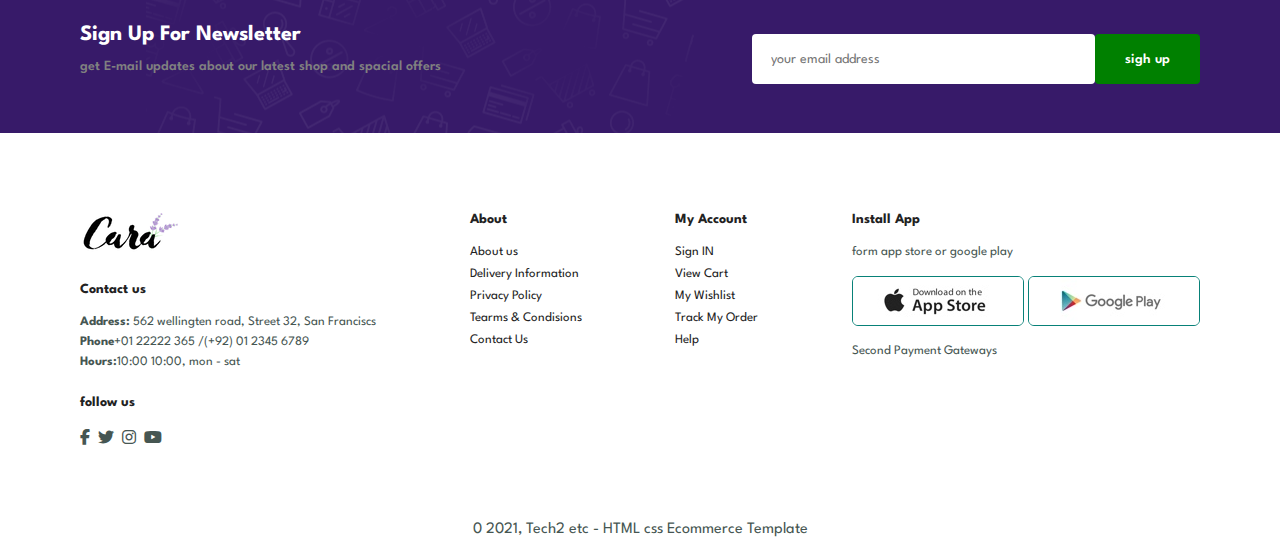
<file: contact.html>
<!DOCTYPE html>
<html lang="en">

<head>
    <meta charset="UTF-8">
    <meta name="viewport" content="width=device-width, initial-scale=1.0">
    <title>Contact us</title>
    <link rel="stylesheet" href="style.css">
    <link rel="stylesheet" href="https://cdnjs.cloudflare.com/ajax/libs/font-awesome/6.5.2/css/all.min.css">
    <link rel="stylesheet"
        href="https://fonts.googleapis.com/css2?family=Material+Symbols+Outlined:opsz,wght,FILL,GRAD@20..48,100..700,0..1,-50..200" />
</head>

<body>


    <section id="header">
        <a href="#"><img src="img/logo.png" class="logo" alt=""></a>

        <div>
            <ul id="navbar">
                <li><a href="index.html">Home</a></li>
                <li><a href="shop.html">Shop</a></li>
                <li><a href="blog.html">Blog</a></li>
                <li><a href="about.html">About</a></li>
                <li><a class="active" href="contect.html">Contectus</a></li>
                <li id="lg-bag"><a href="cart.html"><i class="fas fa-shopping-bag"></i></a></li>
                <a href="#" id="close"><i class="fas fa-times"></i></a>
            </ul>
        </div>
        <div id="mobile">
            <a href="cart.html"><i class="fas fa-shopping-bag"></i></a>
            <i id="bar" class="fas fa-outdent"></i>
        </div>
    </section>

    <section id="page-header" class="about-header">
        <h2>#KnowUS</h2>
        <p>Lorem ipsum dolor sit amet consectetur adipisicing.</p>
    </section>


    <section id="contact-details" class="section-p1">
        <div class="details">
            <span>Get in Touch</span>

            <h2>Visit one of our agency locations or contect us today</h2>

            <h3>Head office</h3>
            <div>
                <li>
                    <i class="fas fa-map"></i>
                    <p>56 glassford street glasgow g1 1ul New York</p>
                </li>
                <li>
                    <i class="fas fa-envelope"></i>
                    <p>contact @ example.com</p>
                </li>
                <li>
                    <i class="fas fa-phone-alt"></i>
                    <p>contect @ example</p>
                </li>
                <li>
                    <i class="fas fa-clock"></i>
                    <p>Monday to Saturday 9.00am to 16 pm</p>
                </li>
            </div>
        </div>


        <div class="map">
            <iframe
                src="https://www.google.com/maps/embed?pb=!1m18!1m12!1m3!1d79041.58768512541!2d-1.24758785!3d51.7504163!2m3!1f0!2f0!3f0!3m2!1i1024!2i768!4f13.1!3m3!1m2!1s0x48713380adc41faf%3A0xc820dba8cb547402!2sOxford%2C%20UK!5e0!3m2!1sen!2s!4v1719988134101!5m2!1sen!2s"
                width="600" height="450" style="border:0;" allowfullscreen="" loading="lazy"
                referrerpolicy="no-referrer-when-downgrade"></iframe>
        </div>
    </section>

    <section id="form-details">
        <form action="">

            <span>LEAVE A MESSAGE</span>
            <h2>We love to hear from you</h2>
            <input type="text" placeholder="Your Name">
            <input type="text" placeholder="E-mail">
            <input type="text" placeholder="Subject">
            <textarea name="" id="" cols="30" rows="10" placeholder="Youe Massage"></textarea>
            <button class="normal">submit</button>
            
        </form>
        <div class="people">
            <div>
                <img src="img/people/1.png" alt="">
                <p><span>John Doe</span>Senior Markting Manager <br>
                phone: + 000 123 000 77 88 <br>
                E-mail: contact@Example.com</p>
            </div>
            <div>
                <img src="img/people/2.png" alt="">
                <p><span>John Doe</span>Senior Markting Manager <br>
                phone: + 000 123 000 77 88 <br>
                E-mail: contact@Example.com</p>
            </div>
            <div>
                <img src="img/people/3.png" alt="">
                <p><span>John Doe</span>Senior Markting Manager <br>
                phone: + 000 123 000 77 88 <br>
                E-mail: contact@Example.com</p>
            </div>
        </div>
    </section>

    <section id="newsletter" class="section-p1 section-m1">

        <div class="newstext">
            <h4>Sign Up For Newsletter</h4>
            <p>get E-mail updates about our latest shop and spacial offers</p>
        </div>
        <div class="form">
            <input type="text" placeholder="your email address">
            <button class="normal">sigh up</button>
        </div>
    </section>

    <footer class="section-p1">
        <div class="col">
            <img class="logo" src="img/logo.png" alt="">
            <h4>Contact us</h4>
            <p><strong>Address:</strong> 562 wellingten road, Street 32, San Franciscs</p>
            <p><strong>Phone</strong>+01 22222 365 /(+92) 01 2345 6789</p>
            <p><strong>Hours:</strong>10:00 10:00, mon - sat</p>
            <div class="follow">
                <h4>follow us</h4>
                <div class="icon">
                    <i class="fab fa-facebook-f"></i>
                    <i class="fab fa-twitter"></i>
                    <i class="fab fa-instagram"></i>
                    <i class="fab fa-youtube"></i>

                </div>
            </div>
        </div>

        <div class="col">
            <h4>About</h4>
            <a href="#">About us</a>
            <a href="#">Delivery Information</a>
            <a href="#">Privacy Policy</a>
            <a href="#">Tearms & Condisions</a>
            <a href="#">Contact Us</a>
        </div>

        <div class="col">
            <h4>My Account</h4>
            <a href="#">Sign IN</a>
            <a href="#">View Cart</a>
            <a href="#">My Wishlist</a>
            <a href="#">Track My Order</a>
            <a href="#">Help</a>
        </div>

        <div class="col install">
            <h4>Install App</h4>
            <p>form app store or google play</p>
            <div class="row">
                <img src="img/pay/app.jpg" alt="">
                <img src="img/pay/play.jpg" alt="">
            </div>
            <p>Second Payment Gateways</p>

        </div>

        <!-- <div class="copyright">
        <p>0 2021, Tech2 etc - HTML css Ecommerce Template</p>
    </div> -->
    </footer>
    <div class="copyright">
        <p>0 2021, Tech2 etc - HTML css Ecommerce Template</p>
    </div>


</body>
<script src="script.js"></script>

</html>
</file>
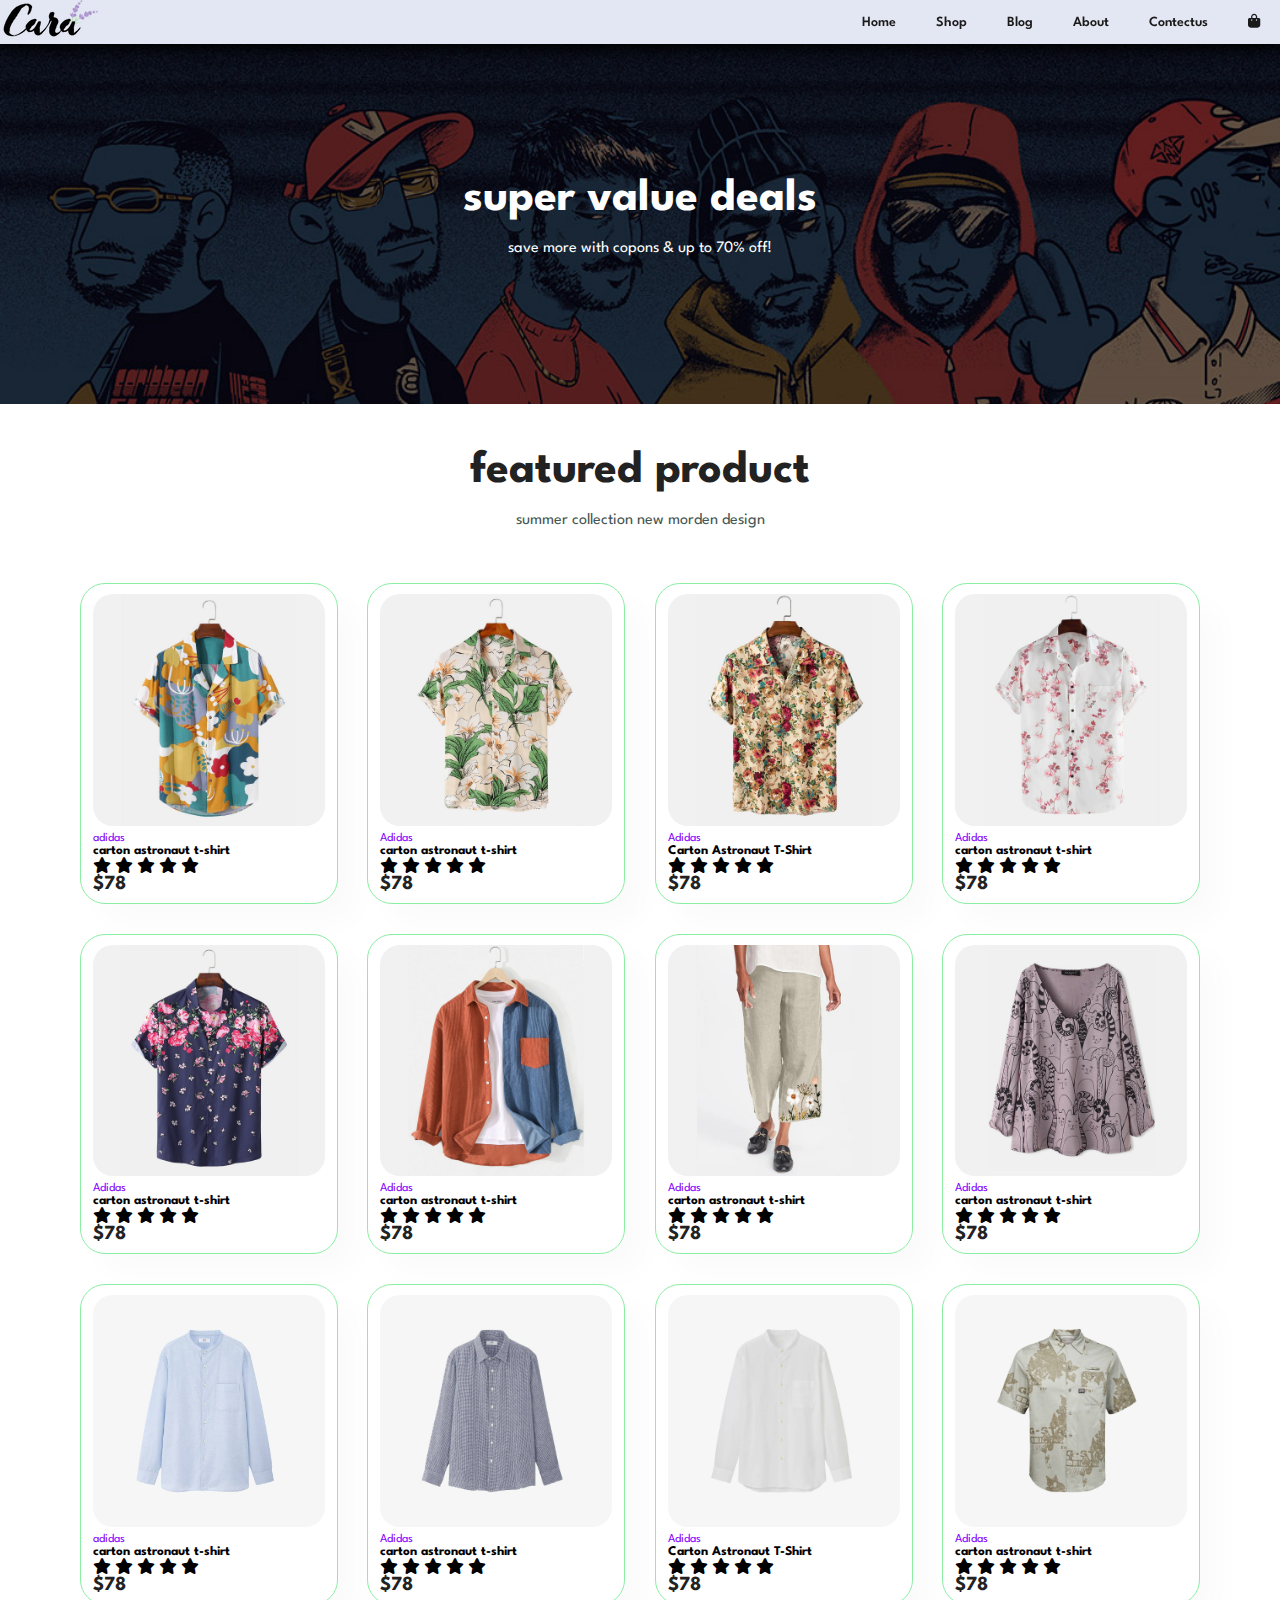
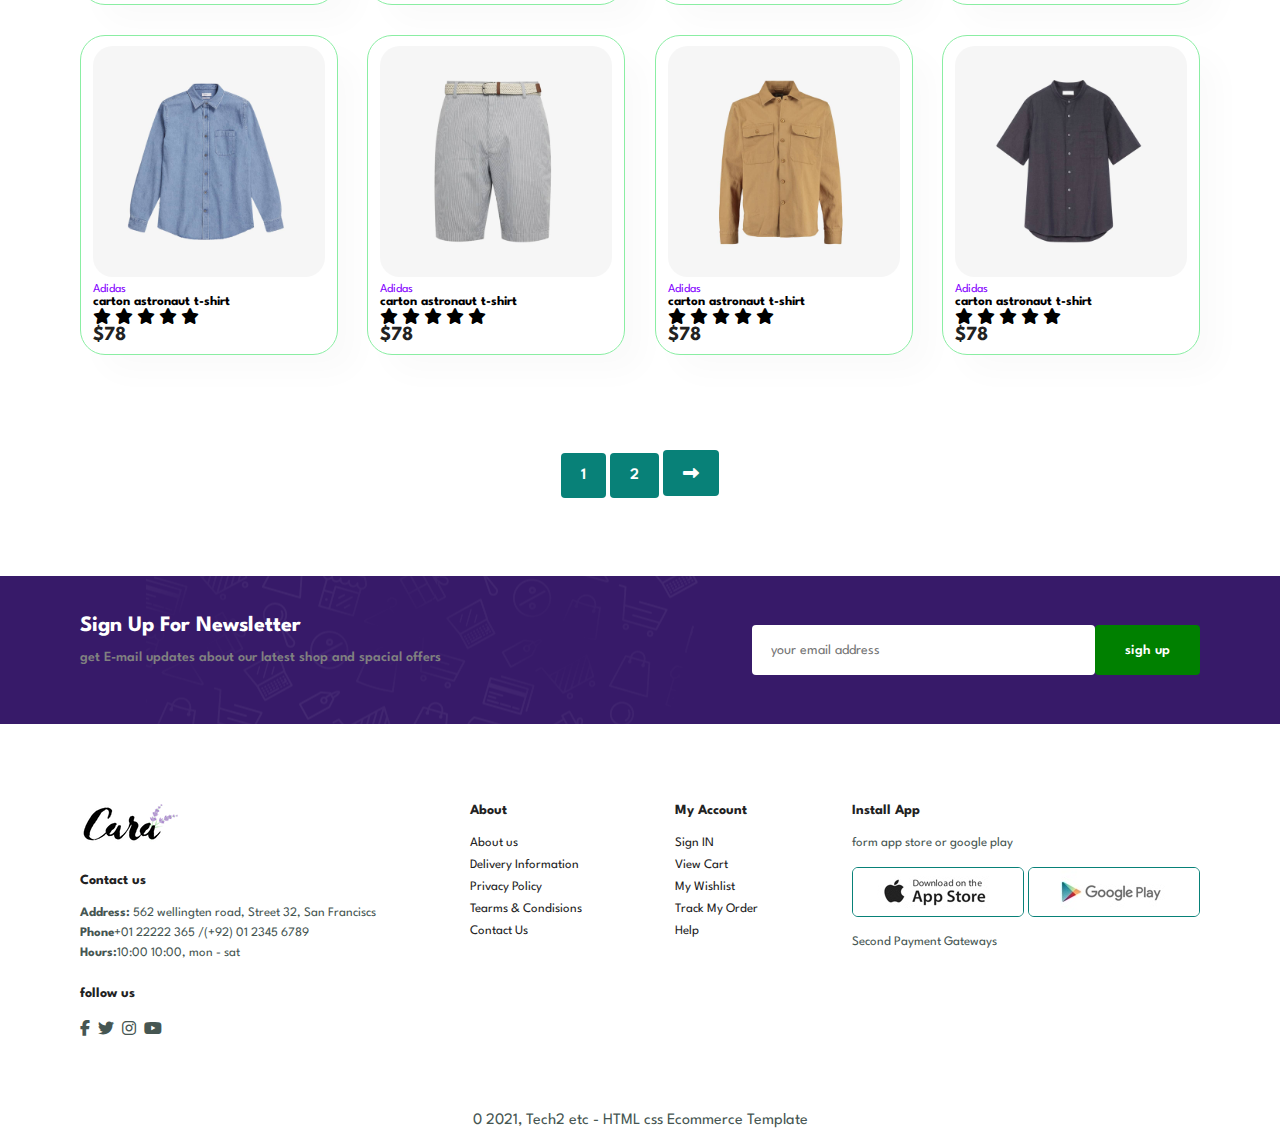
<file: shop.html>
<!DOCTYPE html>
<html lang="en">

<head>
    <meta charset="UTF-8">
    <meta name="viewport" content="width=device-width, initial-scale=1.0">
    <title>Shope page</title>
    <link rel="stylesheet" href="style.css">
    <link rel="stylesheet" href="https://cdnjs.cloudflare.com/ajax/libs/font-awesome/6.5.2/css/all.min.css">
    <link rel="stylesheet"
        href="https://fonts.googleapis.com/css2?family=Material+Symbols+Outlined:opsz,wght,FILL,GRAD@20..48,100..700,0..1,-50..200" />
</head>

<body>


    <section id="header">
        <a href="#"><img src="img/logo.png" class="logo" alt=""></a>

        <div>
            <ul id="navbar">
                <li><a href="index.html">Home</a></li>
                <li><a href="shop.html">Shop</a></li>
                <li><a href="blog.html">Blog</a></li>
                <li><a href="about.html">About</a></li>
                <li><a href="contect.html">Contectus</a></li>
                <li id="lg-bag"><a href="cart.html"><i class="fas fa-shopping-bag"></i></a></li>
                <a href="#" id="close"><i class="fas fa-times"></i></a>
            </ul>
        </div>
        <div id="mobile">
            <a href="cart.html"><i class="fas fa-shopping-bag"></i></a>
            <i id="bar" class="fas fa-outdent"></i>
        </div>
    </section>

    <section id="page-header">
        <h2>super value deals</h2>
        <p>save more with copons & up to 70% off!</p>
    </section>


    <section id="product1" class="section-p1">
        <h2>featured product</h2>
        <p>summer collection new morden design</p>
        <div class="pro-container">
            <div class="pro" onclick="window.location.href='sproduct.html';">
                <img src="img/products/f1.jpg" alt="">
                <div class="des">
                    <span>adidas</span>
                    <h5>carton astronaut t-shirt</h5>
                    <div class="star">
                        <i class="fas fa-star"></i>
                        <i class="fas fa-star"></i>
                        <i class="fas fa-star"></i>
                        <i class="fas fa-star"></i>
                        <i class="fas fa-star"></i>
                    </div>
                    <h4>$78</h4>
                </div>
                <a href="#"><i class="fal fa-shopping-cart cart"></i></a>
            </div>
            <div class="pro">
                <img src="img/products/f2.jpg" alt="">
                <div class="des">
                    <span>Adidas</span>
                    <h5>carton astronaut t-shirt</h5>
                    <div class="star">
                        <i class="fas fa-star"></i>
                        <i class="fas fa-star"></i>
                        <i class="fas fa-star"></i>
                        <i class="fas fa-star"></i>
                        <i class="fas fa-star"></i>
                    </div>
                    <h4>$78</h4>
                </div>
                <a href="#"><i class="fal fa-shopping-cart cart"></i></a>
            </div>
            <div class="pro">
                <img src="img/products/f3.jpg" alt="">
                <div class="des">
                    <span>Adidas</span>
                    <h5>Carton Astronaut T-Shirt</h5>
                    <div class="star">
                        <i class="fas fa-star"></i>
                        <i class="fas fa-star"></i>
                        <i class="fas fa-star"></i>
                        <i class="fas fa-star"></i>
                        <i class="fas fa-star"></i>
                    </div>
                    <h4>$78</h4>
                </div>
                <a href="#"><i class="fal fa-shopping-cart cart"></i></a>
            </div>
            <div class="pro">
                <img src="img/products/f4.jpg" alt="">
                <div class="des">
                    <span>Adidas</span>
                    <h5>carton astronaut t-shirt</h5>
                    <div class="star">
                        <i class="fas fa-star"></i>
                        <i class="fas fa-star"></i>
                        <i class="fas fa-star"></i>
                        <i class="fas fa-star"></i>
                        <i class="fas fa-star"></i>
                    </div>
                    <h4>$78</h4>
                </div>
                <a href="#"><i class="fal fa-shopping-cart cart"></i></a>
            </div>
            <div class="pro">
                <img src="img/products/f5.jpg" alt="">
                <div class="des">
                    <span>Adidas</span>
                    <h5>carton astronaut t-shirt</h5>
                    <div class="star">
                        <i class="fas fa-star"></i>
                        <i class="fas fa-star"></i>
                        <i class="fas fa-star"></i>
                        <i class="fas fa-star"></i>
                        <i class="fas fa-star"></i>
                    </div>
                    <h4>$78</h4>
                </div>
                <a href="#"><i class="fal fa-shopping-cart cart"></i></a>
            </div>
            <div class="pro">
                <img src="img/products/f6.jpg" alt="">
                <div class="des">
                    <span>Adidas</span>
                    <h5>carton astronaut t-shirt</h5>
                    <div class="star">
                        <i class="fas fa-star"></i>
                        <i class="fas fa-star"></i>
                        <i class="fas fa-star"></i>
                        <i class="fas fa-star"></i>
                        <i class="fas fa-star"></i>
                    </div>
                    <h4>$78</h4>
                </div>
                <a href="#"><i class="fal fa-shopping-cart cart"></i></a>
            </div>
            <div class="pro">
                <img src="img/products/f7.jpg" alt="">
                <div class="des">
                    <span>Adidas</span>
                    <h5>carton astronaut t-shirt</h5>
                    <div class="star">
                        <i class="fas fa-star"></i>
                        <i class="fas fa-star"></i>
                        <i class="fas fa-star"></i>
                        <i class="fas fa-star"></i>
                        <i class="fas fa-star"></i>
                    </div>
                    <h4>$78</h4>
                </div>
                <a href="#"><i class="fal fa-shopping-cart cart"></i></a>
            </div>
            <div class="pro">
                <img src="img/products/f8.jpg" alt="">
                <div class="des">
                    <span>Adidas</span>
                    <h5>carton astronaut t-shirt</h5>
                    <div class="star">
                        <i class="fas fa-star"></i>
                        <i class="fas fa-star"></i>
                        <i class="fas fa-star"></i>
                        <i class="fas fa-star"></i>
                        <i class="fas fa-star"></i>
                    </div>
                    <h4>$78</h4>
                </div>
                <a href="#"><i class="fal fa-shopping-cart cart"></i></a>
            </div>




            <div class="pro">
                <img src="img/products/n1.jpg" alt="">
                <div class="des">
                    <span>adidas</span>
                    <h5>carton astronaut t-shirt</h5>
                    <div class="star">
                        <i class="fas fa-star"></i>
                        <i class="fas fa-star"></i>
                        <i class="fas fa-star"></i>
                        <i class="fas fa-star"></i>
                        <i class="fas fa-star"></i>
                    </div>
                    <h4>$78</h4>
                </div>
                <a href="#"><i class="fal fa-shopping-cart cart"></i></a>
            </div>
            <div class="pro">
                <img src="img/products/n2.jpg" alt="">
                <div class="des">
                    <span>Adidas</span>
                    <h5>carton astronaut t-shirt</h5>
                    <div class="star">
                        <i class="fas fa-star"></i>
                        <i class="fas fa-star"></i>
                        <i class="fas fa-star"></i>
                        <i class="fas fa-star"></i>
                        <i class="fas fa-star"></i>
                    </div>
                    <h4>$78</h4>
                </div>
                <a href="#"><i class="fal fa-shopping-cart cart"></i></a>
            </div>
            <div class="pro">
                <img src="img/products/n3.jpg" alt="">
                <div class="des">
                    <span>Adidas</span>
                    <h5>Carton Astronaut T-Shirt</h5>
                    <div class="star">
                        <i class="fas fa-star"></i>
                        <i class="fas fa-star"></i>
                        <i class="fas fa-star"></i>
                        <i class="fas fa-star"></i>
                        <i class="fas fa-star"></i>
                    </div>
                    <h4>$78</h4>
                </div>
                <a href="#"><i class="fal fa-shopping-cart cart"></i></a>
            </div>
            <div class="pro">
                <img src="img/products/n4.jpg" alt="">
                <div class="des">
                    <span>Adidas</span>
                    <h5>carton astronaut t-shirt</h5>
                    <div class="star">
                        <i class="fas fa-star"></i>
                        <i class="fas fa-star"></i>
                        <i class="fas fa-star"></i>
                        <i class="fas fa-star"></i>
                        <i class="fas fa-star"></i>
                    </div>
                    <h4>$78</h4>
                </div>
                <a href="#"><i class="fal fa-shopping-cart cart"></i></a>
            </div>
            <div class="pro">
                <img src="img/products/n5.jpg" alt="">
                <div class="des">
                    <span>Adidas</span>
                    <h5>carton astronaut t-shirt</h5>
                    <div class="star">
                        <i class="fas fa-star"></i>
                        <i class="fas fa-star"></i>
                        <i class="fas fa-star"></i>
                        <i class="fas fa-star"></i>
                        <i class="fas fa-star"></i>
                    </div>
                    <h4>$78</h4>
                </div>
                <a href="#"><i class="fal fa-shopping-cart cart"></i></a>
            </div>
            <div class="pro">
                <img src="img/products/n6.jpg" alt="">
                <div class="des">
                    <span>Adidas</span>
                    <h5>carton astronaut t-shirt</h5>
                    <div class="star">
                        <i class="fas fa-star"></i>
                        <i class="fas fa-star"></i>
                        <i class="fas fa-star"></i>
                        <i class="fas fa-star"></i>
                        <i class="fas fa-star"></i>
                    </div>
                    <h4>$78</h4>
                </div>
                <a href="#"><i class="fal fa-shopping-cart cart"></i></a>
            </div>
            <div class="pro">
                <img src="img/products/n7.jpg" alt="">
                <div class="des">
                    <span>Adidas</span>
                    <h5>carton astronaut t-shirt</h5>
                    <div class="star">
                        <i class="fas fa-star"></i>
                        <i class="fas fa-star"></i>
                        <i class="fas fa-star"></i>
                        <i class="fas fa-star"></i>
                        <i class="fas fa-star"></i>
                    </div>
                    <h4>$78</h4>
                </div>
                <a href="#"><i class="fal fa-shopping-cart cart"></i></a>
            </div>
            <div class="pro">
                <img src="img/products/n8.jpg" alt="">
                <div class="des">
                    <span>Adidas</span>
                    <h5>carton astronaut t-shirt</h5>
                    <div class="star">
                        <i class="fas fa-star"></i>
                        <i class="fas fa-star"></i>
                        <i class="fas fa-star"></i>
                        <i class="fas fa-star"></i>
                        <i class="fas fa-star"></i>
                    </div>
                    <h4>$78</h4>
                </div>
                <a href="#"><i class="fal fa-shopping-cart cart"></i></a>
            </div>

        </div>
    </section>

    <section id="pagination" class="section-p1">
        <a href="#">1</a>
        <a href="#">2</a>
        <a href="#" class="fas fa-long-arrow-alt-right"></a>

    </section>

    <section id="newsletter" class="section-p1 section-m1">

        <div class="newstext">
            <h4>Sign Up For Newsletter</h4>
            <p>get E-mail updates about our latest shop and spacial offers</p>
        </div>
        <div class="form">
            <input type="text" placeholder="your email address">
            <button class="normal">sigh up</button>
        </div>
    </section>


    <footer class="section-p1">
        <div class="col">
            <img class="logo" src="img/logo.png" alt="">
            <h4>Contact us</h4>
            <p><strong>Address:</strong> 562 wellingten road, Street 32, San Franciscs</p>
            <p><strong>Phone</strong>+01 22222 365 /(+92) 01 2345 6789</p>
            <p><strong>Hours:</strong>10:00 10:00, mon - sat</p>
            <div class="follow">
                <h4>follow us</h4>
                <div class="icon">
                    <i class="fab fa-facebook-f"></i>
                    <i class="fab fa-twitter"></i>
                    <i class="fab fa-instagram"></i>
                    <i class="fab fa-youtube"></i>

                </div>
            </div>
        </div>

        <div class="col">
            <h4>About</h4>
            <a href="#">About us</a>
            <a href="#">Delivery Information</a>
            <a href="#">Privacy Policy</a>
            <a href="#">Tearms & Condisions</a>
            <a href="#">Contact Us</a>
        </div>

        <div class="col">
            <h4>My Account</h4>
            <a href="#">Sign IN</a>
            <a href="#">View Cart</a>
            <a href="#">My Wishlist</a>
            <a href="#">Track My Order</a>
            <a href="#">Help</a>
        </div>

        <div class="col install">
            <h4>Install App</h4>
            <p>form app store or google play</p>
            <div class="row">
                <img src="img/pay/app.jpg" alt="">
                <img src="img/pay/play.jpg" alt="">
            </div>
            <p>Second Payment Gateways</p>

        </div>

        <!-- <div class="copyright">
        <p>0 2021, Tech2 etc - HTML css Ecommerce Template</p>
    </div> -->
    </footer>
    <div class="copyright">
        <p>0 2021, Tech2 etc - HTML css Ecommerce Template</p>
    </div>


</body>
<script src="script.js"></script>

</html>
</file>
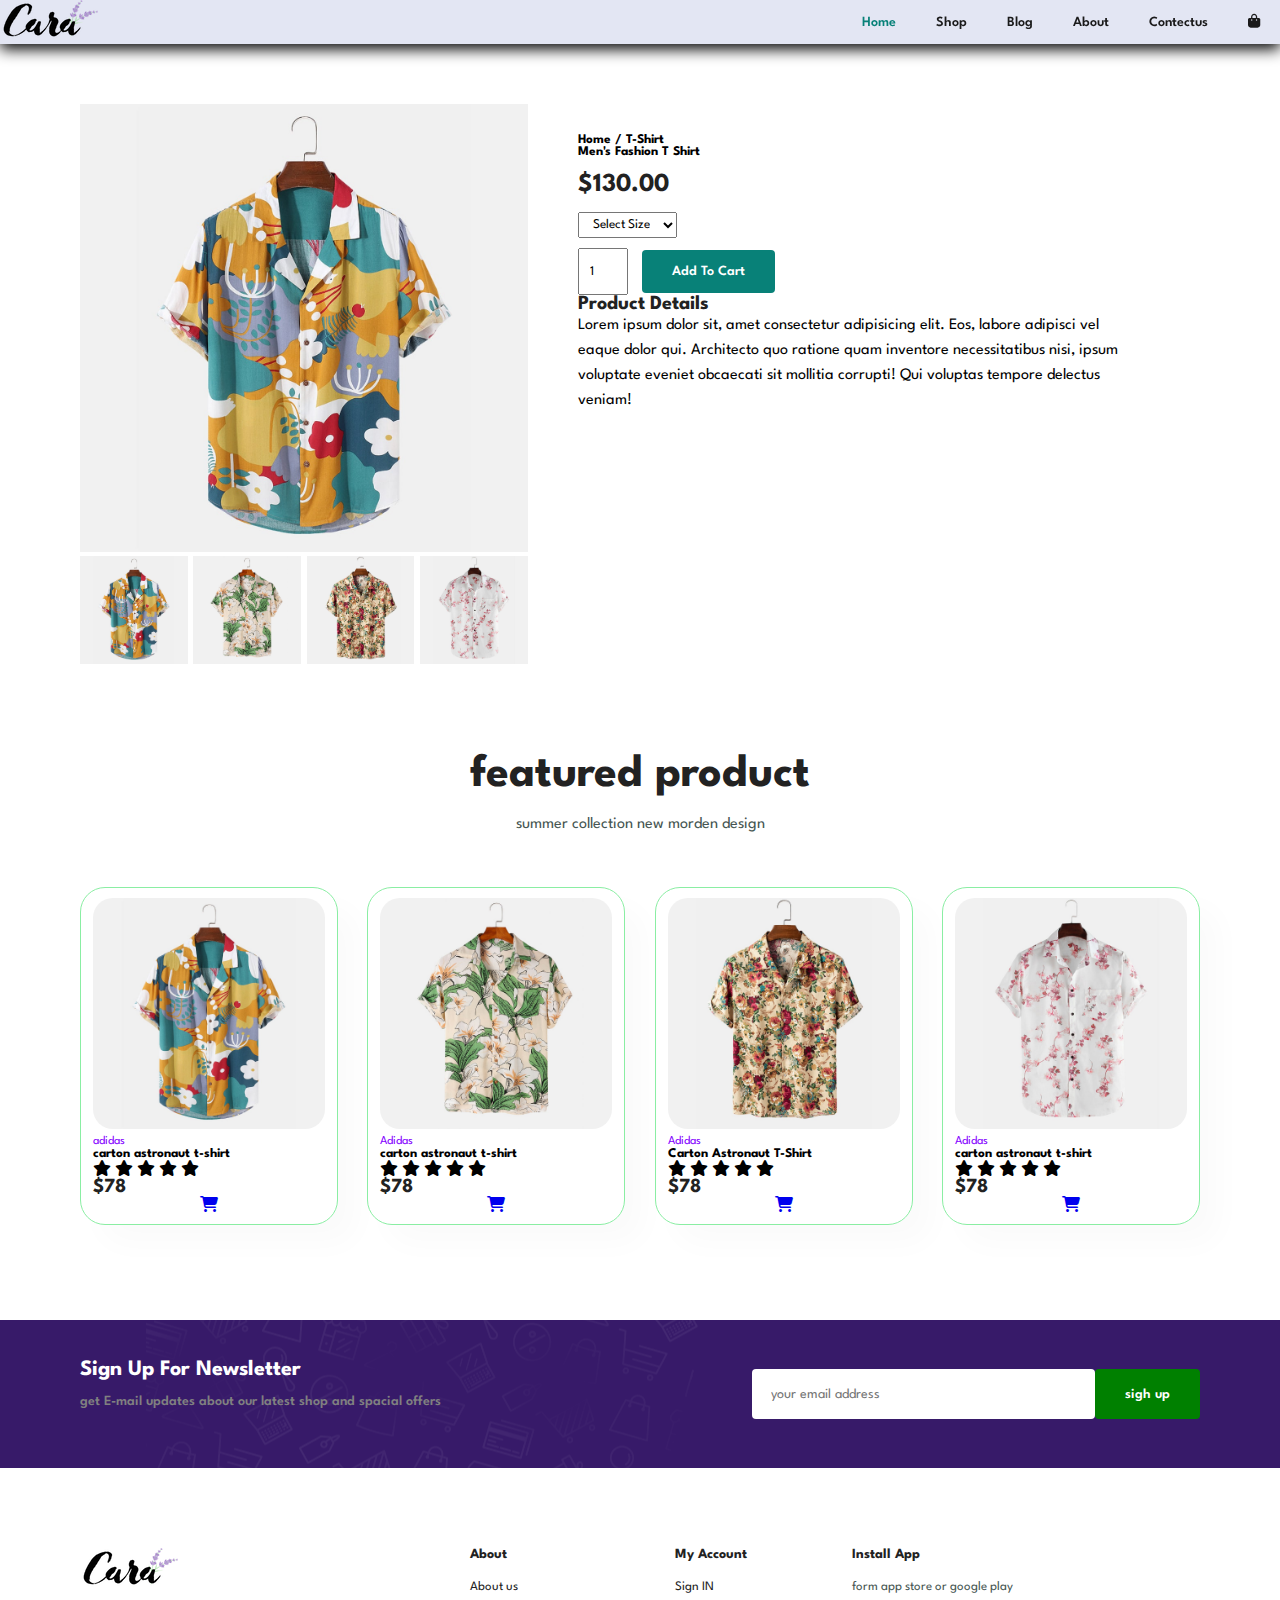
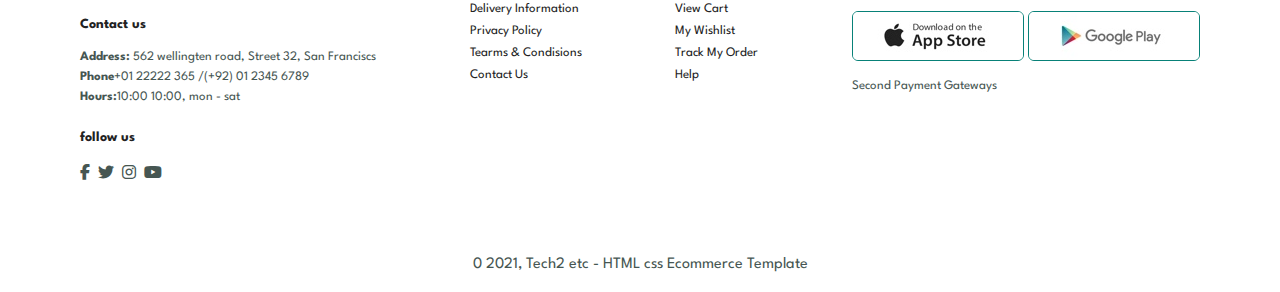
<file: sproduct.html>
<!DOCTYPE html>
<html lang="en">

<head>
    <meta charset="UTF-8">
    <meta name="viewport" content="width=device-width, initial-scale=1.0">
    <title>Document</title>
    <link rel="stylesheet" href="style.css">
    <link rel="stylesheet" href="https://cdnjs.cloudflare.com/ajax/libs/font-awesome/6.5.2/css/all.min.css">
    <link rel="stylesheet"
        href="https://fonts.googleapis.com/css2?family=Material+Symbols+Outlined:opsz,wght,FILL,GRAD@20..48,100..700,0..1,-50..200" />
</head>

<body>


    <section id="header">
        <a href="#"><img src="img/logo.png" class="logo" alt=""></a>

        <div>
            <ul id="navbar">
                <li><a class="active" href="index.html">Home</a></li>
                <li><a href="shop.html">Shop</a></li>
                <li><a href="blog.html">Blog</a></li>
                <li><a href="about.html">About</a></li>
                <li><a href="contect.html">Contectus</a></li>
                <li id="lg-bag"><a href="cart.html"><i class="fas fa-shopping-bag"></i></a></li>
                <a href="#" id="close"><i class="fas fa-times"></i></a>
            </ul>
        </div>
        <div id="mobile">
            <a href="cart.html"><i class="fas fa-shopping-bag"></i></a>
            <i id="bar" class="fas fa-outdent"></i>
        </div>
    </section>

    <section id="prodetails" class="section-p1">
        <div class="single-pro-image">
            <img src="img/products/f1.jpg" width="100%" id="Mainimg" alt="">


            <div class="small-img-group">

                <div class="small-img-col">
                    <img src="img/products/f1.jpg" width="100%" class="small-img" alt="">
                </div>

                <div class="small-img-col">
                    <img src="img/products/f2.jpg" width="100%" class="small-img" alt="">
                </div>

                <div class="small-img-col">
                    <img src="img/products/f3.jpg" width="100%" class="small-img" alt="">
                </div>

                <div class="small-img-col">
                    <img src="img/products/f4.jpg" width="100%" class="small-img" alt="">
                </div>
            </div>

        </div>

        <div class="single-pro-details">
            <h5>Home / T-Shirt</h5>
            <h5>Men's Fashion T Shirt</h5>
            <h2>$130.00</h2>
            <select>
                <option>Select Size</option>
                <option>XL</option>
                <option>XXL</option>
                <option>Small</option>
                <option>Large</option>
            </select>
            <input type="number" value="1">
            <button class="normal">Add To Cart</button>
            <h4>Product Details</h4>
            <span>Lorem ipsum dolor sit, amet consectetur adipisicing elit. Eos, labore adipisci vel eaque dolor qui.
                Architecto quo ratione quam inventore necessitatibus nisi, ipsum voluptate eveniet obcaecati sit
                mollitia corrupti! Qui voluptas tempore delectus veniam!</span>
        </div>
    </section>

    <section id="product1" class="section-p1">
        <h2>featured product</h2>
        <p>summer collection new morden design</p>
        <div class="pro-container">
            <div class="pro">
                <img src="img/products/f1.jpg" alt="">
                <div class="des">
                    <span>adidas</span>
                    <h5>carton astronaut t-shirt</h5>
                    <div class="star">
                        <i class="fas fa-star"></i>
                        <i class="fas fa-star"></i>
                        <i class="fas fa-star"></i>
                        <i class="fas fa-star"></i>
                        <i class="fas fa-star"></i>
                    </div>
                    <h4>$78</h4>
                </div>
                <a href="#"><i class="fas fa-shopping-cart cart"></i></a>
            </div>
            <div class="pro">
                <img src="img/products/f2.jpg" alt="">
                <div class="des">
                    <span>Adidas</span>
                    <h5>carton astronaut t-shirt</h5>
                    <div class="star">
                        <i class="fas fa-star"></i>
                        <i class="fas fa-star"></i>
                        <i class="fas fa-star"></i>
                        <i class="fas fa-star"></i>
                        <i class="fas fa-star"></i>
                    </div>
                    <h4>$78</h4>
                </div>
                <a href="#"><i class="fas fa-shopping-cart cart"></i></a>
            </div>
            <div class="pro">
                <img src="img/products/f3.jpg" alt="">
                <div class="des">
                    <span>Adidas</span>
                    <h5>Carton Astronaut T-Shirt</h5>
                    <div class="star">
                        <i class="fas fa-star"></i>
                        <i class="fas fa-star"></i>
                        <i class="fas fa-star"></i>
                        <i class="fas fa-star"></i>
                        <i class="fas fa-star"></i>
                    </div>
                    <h4>$78</h4>
                </div>
                <a href="#"><i class="fas fa-shopping-cart cart"></i></a>
            </div>
            <div class="pro">
                <img src="img/products/f4.jpg" alt="">
                <div class="des">
                    <span>Adidas</span>
                    <h5>carton astronaut t-shirt</h5>
                    <div class="star">
                        <i class="fas fa-star"></i>
                        <i class="fas fa-star"></i>
                        <i class="fas fa-star"></i>
                        <i class="fas fa-star"></i>
                        <i class="fas fa-star"></i>
                    </div>
                    <h4>$78</h4>
                </div>
                <a href="#"><i class="fas fa-shopping-cart cart"></i></a>
            </div>

        </div>
    </section>

    <section id="newsletter" class="section-p1 section-m1">

        <div class="newstext">
            <h4>Sign Up For Newsletter</h4>
            <p>get E-mail updates about our latest shop and spacial offers</p>
        </div>
        <div class="form">
            <input type="text" placeholder="your email address">
            <button class="normal">sigh up</button>
        </div>
    </section>

    <footer class="section-p1">
        <div class="col">
            <img class="logo" src="img/logo.png" alt="">
            <h4>Contact us</h4>
            <p><strong>Address:</strong> 562 wellingten road, Street 32, San Franciscs</p>
            <p><strong>Phone</strong>+01 22222 365 /(+92) 01 2345 6789</p>
            <p><strong>Hours:</strong>10:00 10:00, mon - sat</p>
            <div class="follow">
                <h4>follow us</h4>
                <div class="icon">
                    <i class="fab fa-facebook-f"></i>
                    <i class="fab fa-twitter"></i>
                    <i class="fab fa-instagram"></i>
                    <i class="fab fa-youtube"></i>

                </div>
            </div>
        </div>

        <div class="col">
            <h4>About</h4>
            <a href="#">About us</a>
            <a href="#">Delivery Information</a>
            <a href="#">Privacy Policy</a>
            <a href="#">Tearms & Condisions</a>
            <a href="#">Contact Us</a>
        </div>

        <div class="col">
            <h4>My Account</h4>
            <a href="#">Sign IN</a>
            <a href="#">View Cart</a>
            <a href="#">My Wishlist</a>
            <a href="#">Track My Order</a>
            <a href="#">Help</a>
        </div>

        <div class="col install">
            <h4>Install App</h4>
            <p>form app store or google play</p>
            <div class="row">
                <img src="img/pay/app.jpg" alt="">
                <img src="img/pay/play.jpg" alt="">
            </div>
            <p>Second Payment Gateways</p>

        </div>

        <!-- <div class="copyright">
        <p>0 2021, Tech2 etc - HTML css Ecommerce Template</p>
    </div> -->
    </footer>
    <div class="copyright">
        <p>0 2021, Tech2 etc - HTML css Ecommerce Template</p>
    </div>

    <script>
        var maining = document.getElementById('maining')
        var smallimg = document.getElementsByClassName('small-img')

        smallimg[0].onclick = function () {
            Mainimg.src = smallimg[0].src;
        }
        smallimg[1].onclick = function () {
            Mainimg.src = smallimg[1].src;
        }
        smallimg[2].onclick = function () {
            Mainimg.src = smallimg[2].src;
        }
        smallimg[3].onclick = function () {
            Mainimg.src = smallimg[3].src;
        }
    </script>


</body>
<script src="script.js"></script>

</html>
</file>
<file: style.css>
@import url('https://fonts.googleapis.com/css2?family=spartan:wght@100;200;300;400;500;600;700;800;900&display=swap');

* {
    margin: 0;
    padding: 0;
    box-sizing: border-box;
    font-family: 'spartan', sans-serif;
}

h1 {
    font-size: 50px;
    line-height: 64px;
    color: #222;
}

h2 {
    font-size: 46px;
    line-height: 54px;
    color: #222;
}



h4 {
    font-size: 20px;
    color: #222;
}

h6 {
    font-weight: 700;
    font-size: 12px;
}

p {
    font-size: 16px;
    color: #465652;
    margin: 15px 0 20px 0;

}

.section-p1 {
    padding: 40px 80px;
}

.section-m1 {
    margin: 40px 0;
}

button.normal {
    font-size: 14px;
    font-weight: 600;
    padding: 15px 30px;
    color: black;
    background-color: white;
    border-radius: 4px;
    cursor: pointer;
    border: none;
    outline: none;
    transition: 0.2s;
}

button.white {
    font-size: 13px;
    font-weight: 600;
    padding: 11px 18px;
    color: rgb(255, 255, 255);
    background-color: transparent;
    cursor: pointer;
    border: 1px solid white;
    outline: none;
    transition: 0.2s;
}


body {
    width: 100%;

}

/* header start */

#header {
    display: flex;
    align-items: center;
    justify-content: space-between;
    padding: 20px, 80px;
    background-color: #e3e6f3;
    box-shadow: 0 5px 15px rgb(0, 0, 0.06);
    z-index: 999;
    position: sticky;
    top: 0;
    left: 0;
}

#navbar {
    display: flex;
    list-style: none;
    align-items: center;
    justify-content: center;

}

#navbar li {
    list-style: none;
    padding: 0 20px;
    position: relative;
}


#navbar li a {
    text-decoration: none;
    font-size: 14px;
    font-weight: 600;
    color: #1a1a1a;
    transition: 0.3s ease;
}

#navbar li a:hover,
#navbar li a.active {
    color: #088178;
}


#navar li a.active::after,
#navbar li a:hover::after {
    content: "";
    width: 30%;
    height: 2px;
    background: #088178;
    position: absolute;
    bottom: -4px;
    left: 20px;
}

#mobile {
    display: none;
    align-items: center;
}

#close {
    display: none;
}


/* home page */

#hero {
    background-image: url("img/hero4.png");
    height: 90vh;
    width: 100%;
    background-size: cover;
    background-position: top 25% right 0;
    padding: 0 80px;
    display: flex;
    flex-direction: column;
    align-items: flex-start;
    justify-content: center;
}



#hero h4 {
    padding-bottom: 15px;

}

#hero h1 {
    color: #088178;
}


#hero button {
    background-color: transparent;
    color: #088178;
    border: 0;
    padding: 14px 80px 14px 65px;
    background-repeat: no-repeat;
    cursor: pointer;
    font-weight: 700;
    font-size: 15px;
}


#feature {
    display: flex;
    align-items: center;
    justify-content: space-between;
    flex-wrap: wrap;
}


#feature .fe-box {
    width: 180px;
    text-align: center;
    padding: 25px 15px;
    box-shadow: 20px 20px 34px rgba(0, 0, 0, 0.03);
    border: 1px solid #cce7d0;
    border-radius: 4px;
    margin: 15px 0;
}


#feature .fe-box:hover {
    box-shadow: 10px 10px 54px rgba(70, 62, 221, 0.1);
}

#feature .fe-box img {
    width: 100%;
    margin-bottom: 10px;
}


#feature .fe-box h6 {
    padding: 9px 8px 6px 8px;
    line-height: 1;
    border-radius: 4px;
    color: #088178;
    background-color: #fddde4;
}


#feature .fe-box:nth-child(2) h6 {
    background-color: rgb(194, 252, 194);
}

#feature .fe-box:nth-child(3) h6 {
    background-color: rgb(180, 232, 245);
}

#feature .fe-box:nth-child(4) h6 {
    background-color: rgb(237, 243, 149);
}

#feature .fe-box:nth-child(5) h6 {
    background-color: rgb(252, 222, 194);
}

#feature .fe-box:nth-child(6) h6 {
    background-color: rgb(253, 213, 251);
}


#product1 {
    text-align: center;
}

#product1 .pro-container {
    display: flex;
    justify-content: space-between;
    padding-top: 20px;
    flex-wrap: wrap;
}


#product1 .pro {
    width: 23%;
    min-width: 250px;
    padding: 10px 12px;
    border: 1px solid rgb(138, 238, 163);
    border-radius: 25px;
    cursor: pointer;
    box-shadow: 20px 20px 30px rgba(0, 0, 0, 0.02);
    margin: 15px 0;
    transition: 0.2 ease;
}

#product1 .pro:hover {
    box-shadow: 20px 20px 30px rgba(0, 0, 0, 0.06);

}

#product1 .pro img {
    width: 100%;
    border-radius: 20px;
}



#product1 .pro .des {
    text-align: start;
    pad: 10px 0;
}


#product1 .pro .des span {
    color: rgb(132, 0, 255);
    font-size: 12px;
}

#product .pro .des h5 {
    padding-top: 7px;
    color: black;
    font-size: 14px;
}

#product .pro .des i {
    font-size: 12px;
    color: yellow;
}

#product .pro .des h4 {
    padding-top: 7px;
    font-size: 15px;
    font-weight: 700;
    color: #088178;
}

#product .pro .cart {
    width: 40px;
    height: 40px;
    line-height: 40px;
    border-radius: 50px;
    background-color: #e3e6f3;
    font-weight: 500;
    color: #cce7d0;
    border: 1px solid #e3e6f3;
    position: absolute;
    bottom: 20px;
    right: 10px;

}


#banner {
    display: flex;
    flex-direction: column;
    justify-content: center;
    align-items: center;
    text-align: center;
    background-image: url("img/banner/b2.jpg");
    width: 100%;
    height: 40vh;
    background-size: cover;
    background-position: center;
}

#banner h4 {
    color: #fff;
    font-size: 16px;

}

#banner h2 {
    color: #fff;
    font-size: 16px;
    padding: 10px;
}

#banner h2 span {
    color: red;
}

#banner button:hover {
    background: gray;
    color: white;
}

#sm-banner {
    display: flex;
    justify-content: space-between;
    flex-wrap: wrap;
}

#sm-banner .banner-box {
    display: flex;
    flex-direction: column;
    justify-content: center;
    align-items: flex-start;
    background-image: url("img/banner/b17.jpg");
    min-width: 580px;
    height: 50vh;
    background-size: cover;
    background-position: center;
    padding: 30px;
}

#sm-banner .banner-box2 {
    background-image: url("img/banner/b10.jpg");
}

#sm-banner h4 {
    color: white;
    font-size: 20px;
    font-weight: 300;
}

#sm-banner h2 {
    color: white;
    font-size: 28px;
    font-weight: 800;
}

#sm-banner span {
    color: white;
    font-size: 10px;
    font-weight: 500;
    padding-bottom: 15px;
}

#sm-banner .banner-box:hover button {
    background-color: rgb(175, 235, 175);
    border: 1px solid rgb(176, 243, 176);
}

#banner3 {
    display: flex;
    justify-content: space-between;
    flex-direction: wrap;
    padding: 0 80px;
}

#banner3 .banner-box {
    display: flex;
    flex-direction: column;
    justify-content: center;
    align-items: flex-start;
    background-image: url("img/banner/b7.jpg");
    min-width: 30%;
    height: 30vh;
    background-size: cover;
    background-position: center;
    padding: 20px;
    margin-bottom: 20px;
}

#banner3 .banner-box2 {
    background-image: url("img/banner/b4.jpg");
}

#banner3 .banner-box3 {
    background-image: url("img/banner/b18.jpg");
}

#banner3 h2 {
    color: white;
    font-weight: 900;
    font-size: 22px;
}

#banner3 h3 {
    color: rgb(112, 22, 22);
    font-weight: 800;
    font-size: 15px;
}

#newsletter {
    display: flex;
    justify-content: space-between;
    flex-wrap: wrap;
    align-items: center;
    background-image: url(img/banner/b14.png);
    background-repeat: no-repeat;
    background-position: 20% 30%;
    background-color: rgb(55, 26, 105);
}

#newsletter h4 {
    font-size: 22px;
    font-weight: 700;
    color: white;
}

#newsletter p {
    font-size: 14px;
    font-weight: 600;
    color: gray;
}

#newsletter .form {
    display: flex;
    width: 40%;
}

#newsletter input {
    height: 3.125rem;
    padding: 0 1.25em;
    font-size: 14px;
    width: 100%;
    border: 1px solid transparent;
    border-radius: 4px;
    outline: none;
}



#newsletter button {
    background-color: green;
    color: white;
    white-space: nowrap;
}


footer {
    display: flex;
    flex-direction: wrap;
    justify-content: space-between;
}

footer .col {
    display: flex;
    flex-direction: column;
    align-items: flex-start;
    margin-bottom: 20px;
}

footer .logo {
    margin-bottom: 30px;
}

footer h4 {
    font-size: 14px;
    padding-bottom: 20px;
}


footer p {
    font-size: 13px;
    margin: 0 0 8px 0;
}


footer a {
    font-size: 13px;
    text-decoration: none;
    color: #222;
    margin-bottom: 10px;
}

footer .follow {
    margin-top: 20px;

}


footer .follow i {
    color: #465652;
    padding-right: 4px;
    cursor: pointer;

}


footer .install .row img {
    border: 1px solid #088178;
    border-radius: 6px;
}


footer .install img {
    margin: 10px 0 15px 0;

}

footer .follow i:hover footer a:hover {
    color: green;
}


.copyright {
    width: 100%;
    text-align: center;
}

.copyright {
    text-align: center;
}





/*shop page*/
#page-header {
    background-image: url("img/banner/b1.jpg");
    width: 100%;
    height: 40vh;
    background-size: cover;
    display: flex;
    justify-content: center;
    text-align: center;
    flex-direction: column;
    padding: 14px;
}

#page-header h2,
#page-header p {
    color: white;
}


#pagination {
    text-align: center;

}

#pagination a {
    text-decoration: none;
    background-color: #088178;
    padding: 15px 20px;
    border-radius: 4px;
    color: white;
    font-weight: 600;
}

#pagination a i {
    font-size: 16px;
    font-weight: 600;
}


/*single product*/

#prodetails {
    display: flex;
    margin-top: 20px;


}

#prodetails .single-pro-image {
    width: 40%;
    margin-right: 50px;
}


.small-img-group {
    display: flex;
    justify-content: space-between;
}

.small-img-col {
    flex-basis: 24%;
    cursor: pointer;
}


#prodetails .single-pro-details {
    width: 50%;
    padding-top: 30px;

}


#prodetails .single-pro-details h2 {
    font-size: 26px;
}


#prodetails .single-pro-details select {
    display: block;
    padding: 5px 10px;
    margin-bottom: 10px;
}


#prodetails .single-pro-details input {
    width: 50px;
    height: 47px;
    padding: 10px;
    margin-right: 10px;
}

#prodetails .single-pro-details input:focus {
    outline: none;
}

#prodetails .single-pro-details button {
    background-color: #088178;
    color: white;
}

#prodetails .single-pro-details span {
    line-height: 25px;
}




#page-header.blog-header {
    background-image: url("img/banner/b19.jpg");
    width: 100%;
    height: 40vh;
    background-size: cover;
    display: flex;
    justify-content: center;
    text-align: center;
    flex-direction: column;
    padding: 14px;
}


/*blog*/


#blog {
    padding: 150px 150px 0 150px;
}

#blog .blog-box {
    display: flex;
    align-items: center;
    width: 100%;
    position: relative;
    padding-bottom: 90px;
}


#blog .blog-img {
    width: 50%;
    margin-right: 40px;

}

#blog img {
    width: 100%;
    height: 300px;
    object-fit: cover;
}

#blog .blog-details {
    width: 50%;
}

#blog .blog-details a {
    text-decoration: none;
    font-size: 11px;
    color: #000;
    font-weight: 700;
    position: relative;
    transition: 0.3s;
}

#blog .blog-details a::after {
    content: "";
    width: 50px;
    height: 1px;
    background-color: #000;
    position: absolute;
    top: 4px;
    right: -60px;
}

#blog .blog-details a:hover {
    color: #088178;
}

#blog .blog-details a:hover::after {
    background-color: #088178;
}

#blog .blog-box h1 {
    position: absolute;
    top: -40px;
    right: 0;
    font-size: 70px;
    font-weight: 700;
    color: #c9cbc0;
    z-index: -9;
}

/*about*/

#page-header.about-header {
    background-image: url('img/about/banner.png');
}

#about-head {
    display: flex;
    align-items: center;
}

#about-head img {
    width: 50%;
    height: auto;
}

#about-head div {
    padding-left: 40px;
}

#about-app {
    text-align: center;
}

#about-app .video {
    width: 70%;
    height: 100%;
    margin: 30px auto 0 auto;
}

#about-app .video video {
    width: 100%;
    height: 100%;
    border-radius: 20px;
}


/*contect page*/

#contact-details{
    display: flex;
    align-items: center;
    justify-content: space-between;
}

#contect-details .details{
    width: 40%;
}

#contact-details .details span,
#form-details form span {
    font-size: 12px;
}

#contact-details .details h2,
#form-details form h2{
    font-size: 26px;
    line-height: 35px;
    padding: 20px 0;
}

#contact-details .details h3{
    font-size: 16px;
    padding-bottom: 15px;
}

#contact-details .details li {
    list-style: none;
    display: flex;
    padding: 10px 0;
}

#contect-details .details li i{
    font-size: 14px;
    padding-right: 22px;
}

#contact-details .details li p{
    margin: 0;
    font-size: 14px;
}

#contact-details .map{
    width: 55%;
    height: 400px;
}

#contact-details .map iframe{
    width: 100%;
    height: 100%;
}

#form-details{
    display: flex;
    justify-content: space-between;
    margin: 30px;
    padding: 80px;
    border: 1px solid #e1e1e1;
}

#form-details form{
    width: 65%;
    display: flex;
    flex-direction: column;
    align-items: flex-star;
}    

#form-details form input,
#form-details form textarea{
    width: 100%;
    padding: 12px 15px;
    outline: none;
    margin-bottom: 20px;
    border: 1px solid #e1e1e1;
}

#form-details form button{
    background-color: #088178;
    color: white;
}

#form-details .people div{
    padding-bottom: 25px;
    display: flex;
    align-items: flex-start;
}

#form-details.people div img{
    width: 65px;
    height: 65px;
    object-fit: cover;
    margin-right: 15px;
}

#form-details .people div p{
    margin: 0;
    font-size: 13px;
    line-height: 25px;
}

#form-details .people div p span{
    display: block;
    font-size: 16px;
    font-weight: 600;
    color: black;
}


/* cart page */

#cart{
    overflow-x: auto;
}

#cart table{
    width: 100%;
    border-collapse: collapse;
    table-layout: fixed;
    white-space: nowrap;
}

#cart table img{
    width: 70px;
}
#cart table td:nth-child(1){
    width: 100px;
    text-align: center;
}
#cart table td:nth-child(2){
    width: 150px;
    text-align: center;
}
#cart table td:nth-child(3){
    width: 250px;
    text-align: center;
}
#cart table td:nth-child(4),
#cart table td:nth-child(5),
#cart table td:nth-child(6){
    width: 150px;
    text-align: center;
}

#cart table td:nth-child(5) input{
    width: 50px;
    padding: 10px 5px 10px 15px;
}

#cart table thead{
    border: 1px solid #e2e2e2;
    border-left: none;
    border-right: none;
}

#cart table thead td{
    font-weight: 700;
    text-transform: uppercase;
    font-size: 13px;
    padding: 18px 0;
}

#cart table tbody tr td{
    padding-top: 15px;
}

#cart table tbody td{
    font-size: 13px;
}

#cart-add{
    display: flex;
    flex-wrap: wrap;
    justify-content: space-between;
}

#coupon{
    width: 50%;
    margin-bottom: 30px;
}

#cart h3,
#subtotal h3{
    padding-bottom: 15px;
}

#coupon input{
    padding: 10px 20px;
    outline: none;
    width: 60%;
    margin-right: 10px;
    border: 1px solid #e2e9e2;
}

#coupon button,
#subtotal button{
    background-color: #088178;
    color: white;
    padding: 12px 20px;

}

#subtotal{
    width: 50%;
    margin-bottom: 30px;
    border: 1px solid #e2e9e1;
    padding: 30px;
}

#subtotal table{
    border-collapse: collapse;
    width: 100%;
    margin-bottom: 20px;
}

#subtotal table td{
    width: 50%;
    border: 1px solid #e2e9e1;
    padding: 10px;
    font-size: 13px;
}













@media (max-width:799px) {
    .section-p1 {
        padding: 40px 40px;
    }

    #navbar {
        display: flex;
        flex-direction: column;
        align-items: flex-start;
        justify-content: flex-start;
        position: fixed;
        top: 0;
        right: -300px;
        height: 100vh;
        width: 300px;
        background-color: #e3e6f3;
        box-shadow: 0 40px 60px rgb(0, 0, 0, 0.1);
        padding: 80px 0 0 10px;
        transition: 0.3s;

    }

    #navbar.active {
        right: 0px;
    }

    #navbar li {
        margin-bottom: 25px;
    }

    #mobile {
        display: flex;
        align-items: center;
    }

    #mobile i {
        color: #1a1a1a;
        font-size: 24px;
        padding: 20px;
    }


    #close {
        display: initial;
        position: absolute;
        top: 30px;
        left: 30px;
        color: #222;
        font-size: 24px;
    }

    #lg-bag {
        display: none;
    }

    #hero {
        height: 70vh;
        padding: 0 80px;
        background-position: top 30% right 30%;
    }

    #feature {
        justify-content: center;
    }

    #feature .fe-box {
        margin: 15px 15px;
    }

    #product1 .pro-container {
        justify-content: center;
    }

    #product1 .pro {
        margin: 15px;
    }

    #banner {
        height: 20vh;
    }

    #sm-banner .banner-box {
        min-width: 100%;
        height: 30vh;
    }

    #banner3 {
        padding: 0 40px;
    }

    #banner3 .banner-box {
        width: 28%;
    }

    #newsletter .form {
        padding: 70%;
    }

    /*contact page*/
    #fom-details{
        padding: 40px;
    }
    #form-details form{
        width: 50%;
    }
}






@media (max-width:477px) {
    .section-p1{
        padding: 20px;
    }

    #header {
        padding: 10px 30px;
    }

    h1 {
        font-size: 38px;
    }

    h2 {
        font-size: 32px;
    }

    #hero {
        padding: 0 20px;
        background-position: 55%;
    }

    #feature {
        justify-content: space-between;
    }

    #feature .fe-box {
        width: 155px;
        margin: 0 0 15px 0;
    }

    #product1 .pro {
        width: 100%;
    }

    #banner {
        height: 40vh;
    }

    #sm-banner .banner-box {
        height: 40vh;
    }

    #sm-banner .banner-box2 {
        margin-top: 20px;
    }

    #banner3 {
        padding: 0 20px;
    }

    #banner3 .banner-box {
        width: 100%;
    }

    #newsletter {
        padding: 40px 20px;
    }

    #newsletter{
        padding: 40px 20px;
    }

    #newsletter .form {
        width: 100%;
    }

    .copyright {
        text-align: start;
    }

    /* single product */

    #prodetails {
        display: flex;
        flex-direction: column;
    }

    #prodetails .single-pro-image {
        width: 100%;
        margin-right: 0px;
    }

    #prodetails .single-pro-details{
        width: 100%;
        margin-right: 0px;
    }

    .section-p1 {
        width: 477px;
        height: auto;
    }

    #blog {
        padding: 100px 20px 0 20px;
    }

    #blog .blog-box {
        display: flex;
        flex-direction: column;
        align-items: flex-start;
    }

    #blog .blog-img {
        width: 100%;
        margin-right: 0px;
        margin-bottom: 30px;
    }

    #blog .blog-details {
        width: 100%;
    }

    #about-head {
        flex-direction: column;
    }

    #about-head img {
        width: 100%;
        margin-bottom: 20px;
    }

    #about-head div {
        padding-left: 20px;
    }

    #about-app .video {
        width: 100%;
    }

    /*contact page*/

    #contact-details{
        flex-direction: column;
    }

    #contact-details .details{
        width: 100%;
        margin-bottom: 30px;
    }

    #contact-details .map{
        width: 100%;
    }

    #form-details{
        margin: 10px;
        padding: 30px 10px;
        flex-wrap: wrap;
    }

    #form-details form{
        width: 100%;
        margin-bottom: 30px;
    }


    /* cart page */
    
    #cart-add{
        flex-direction: column;
    }

    #coupon{
        width: 100%;
    }

    #subtotal{
        width: 100%;
        padding: 20px;
    }
}
</file>
